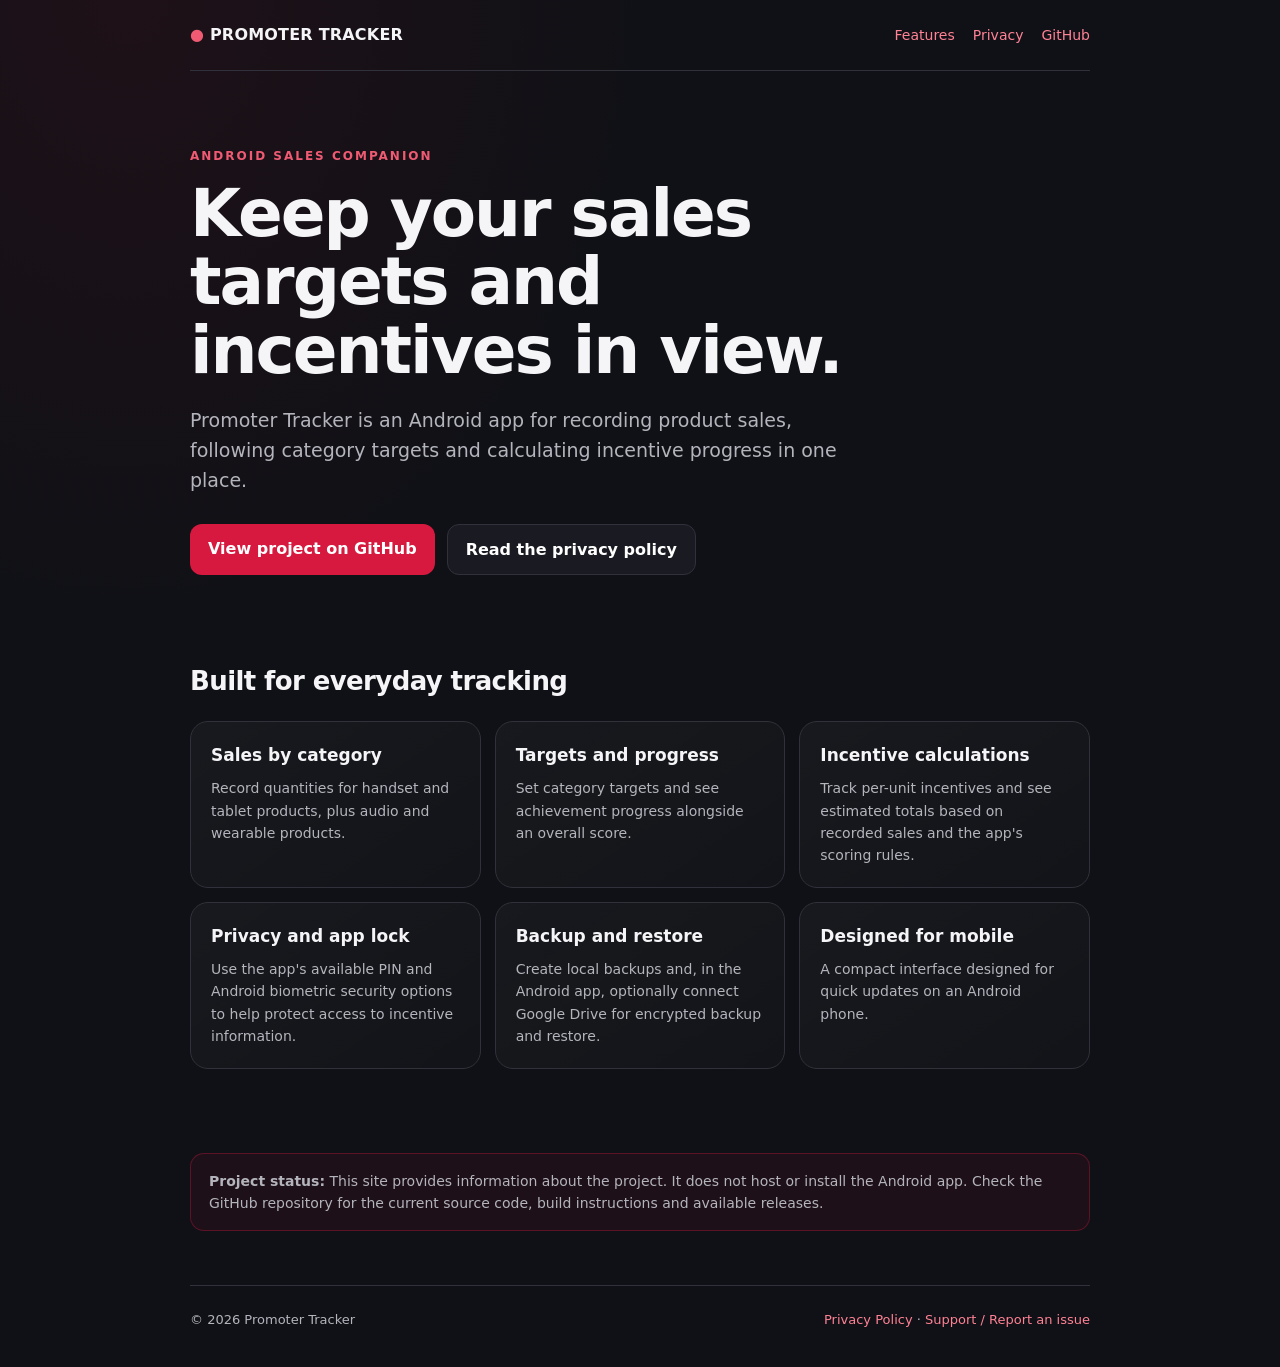
<file: docs/index.html>
<!doctype html>
<html lang="en">
<head>
  <meta charset="utf-8">
  <meta name="viewport" content="width=device-width, initial-scale=1">
  <meta name="theme-color" content="#111216">
  <meta name="description" content="Promoter Tracker helps you track product sales, targets and incentives on Android.">
  <title>Promoter Tracker — Sales & Incentive Tracking</title>
  <style>
    :root{color-scheme:dark;--bg:#101116;--panel:#1a1b22;--line:#30313a;--text:#f5f5f7;--muted:#b4b4bd;--red:#d7193f;--red2:#f05b73}
    *{box-sizing:border-box}body{margin:0;background:radial-gradient(ellipse at 10% 0%,#7d102622,transparent 32rem),var(--bg);color:var(--text);font:16px/1.6 Inter,system-ui,-apple-system,"Segoe UI",sans-serif}
    a{color:#ff8295;text-decoration:none}a:hover{text-decoration:underline}.wrap{width:min(100% - 32px,900px);margin:auto}
    header{padding:22px 0;display:flex;justify-content:space-between;align-items:center;gap:16px;border-bottom:1px solid var(--line)}
    .brand{font-weight:850;letter-spacing:.2px}.brand span{color:var(--red2)}nav{display:flex;gap:18px;flex-wrap:wrap;font-size:14px}
    .hero{padding:76px 0 56px}.eyebrow{color:var(--red2);font-size:12px;font-weight:850;letter-spacing:2px;text-transform:uppercase}
    h1{font-size:clamp(38px,7vw,66px);line-height:1.04;letter-spacing:-2px;max-width:760px;margin:14px 0 18px}
    .lead{font-size:19px;color:var(--muted);max-width:680px}.actions{display:flex;gap:12px;flex-wrap:wrap;margin-top:28px}
    .btn{display:inline-block;padding:12px 18px;border-radius:12px;background:var(--red);color:white;font-weight:800}.btn.secondary{background:var(--panel);border:1px solid var(--line)}
    section{padding:30px 0 54px}h2{font-size:26px;letter-spacing:-.6px;margin:0 0 18px}.grid{display:grid;grid-template-columns:repeat(auto-fit,minmax(220px,1fr));gap:14px}
    .card{padding:20px;border:1px solid var(--line);border-radius:18px;background:linear-gradient(145deg,#ffffff09,#ffffff03)}.card h3{margin:0 0 8px;font-size:17px}.card p{margin:0;color:var(--muted);font-size:14px}
    .notice{padding:16px 18px;border:1px solid #d7193f55;border-radius:14px;background:#d7193f12;color:var(--muted);font-size:14px}
    footer{border-top:1px solid var(--line);padding:24px 0 36px;color:var(--muted);font-size:13px;display:flex;justify-content:space-between;gap:12px;flex-wrap:wrap}
    @media(max-width:560px){header{align-items:flex-start;flex-direction:column}.hero{padding:54px 0 42px}h1{letter-spacing:-1.2px}}
  </style>
</head>
<body>
  <div class="wrap">
    <header>
      <div class="brand"><span>●</span> PROMOTER TRACKER</div>
      <nav aria-label="Main navigation">
        <a href="#features">Features</a>
        <a href="privacy.html">Privacy</a>
        <a href="https://github.com/Viber-hai/Promoter-Tracker">GitHub</a>
      </nav>
    </header>

    <main>
      <section class="hero">
        <div class="eyebrow">Android sales companion</div>
        <h1>Keep your sales targets and incentives in view.</h1>
        <p class="lead">Promoter Tracker is an Android app for recording product sales, following category targets and calculating incentive progress in one place.</p>
        <div class="actions">
          <a class="btn" href="https://github.com/Viber-hai/Promoter-Tracker">View project on GitHub</a>
          <a class="btn secondary" href="privacy.html">Read the privacy policy</a>
        </div>
      </section>

      <section id="features">
        <h2>Built for everyday tracking</h2>
        <div class="grid">
          <article class="card">
            <h3>Sales by category</h3>
            <p>Record quantities for handset and tablet products, plus audio and wearable products.</p>
          </article>
          <article class="card">
            <h3>Targets and progress</h3>
            <p>Set category targets and see achievement progress alongside an overall score.</p>
          </article>
          <article class="card">
            <h3>Incentive calculations</h3>
            <p>Track per-unit incentives and see estimated totals based on recorded sales and the app's scoring rules.</p>
          </article>
          <article class="card">
            <h3>Privacy and app lock</h3>
            <p>Use the app's available PIN and Android biometric security options to help protect access to incentive information.</p>
          </article>
          <article class="card">
            <h3>Backup and restore</h3>
            <p>Create local backups and, in the Android app, optionally connect Google Drive for encrypted backup and restore.</p>
          </article>
          <article class="card">
            <h3>Designed for mobile</h3>
            <p>A compact interface designed for quick updates on an Android phone.</p>
          </article>
        </div>
      </section>

      <section>
        <div class="notice"><strong>Project status:</strong> This site provides information about the project. It does not host or install the Android app. Check the GitHub repository for the current source code, build instructions and available releases.</div>
      </section>
    </main>

    <footer>
      <span>© 2026 Promoter Tracker</span>
      <span><a href="privacy.html">Privacy Policy</a> · <a href="https://github.com/Viber-hai/Promoter-Tracker/issues">Support / Report an issue</a></span>
    </footer>
  </div>
</body>
</html>
</file>
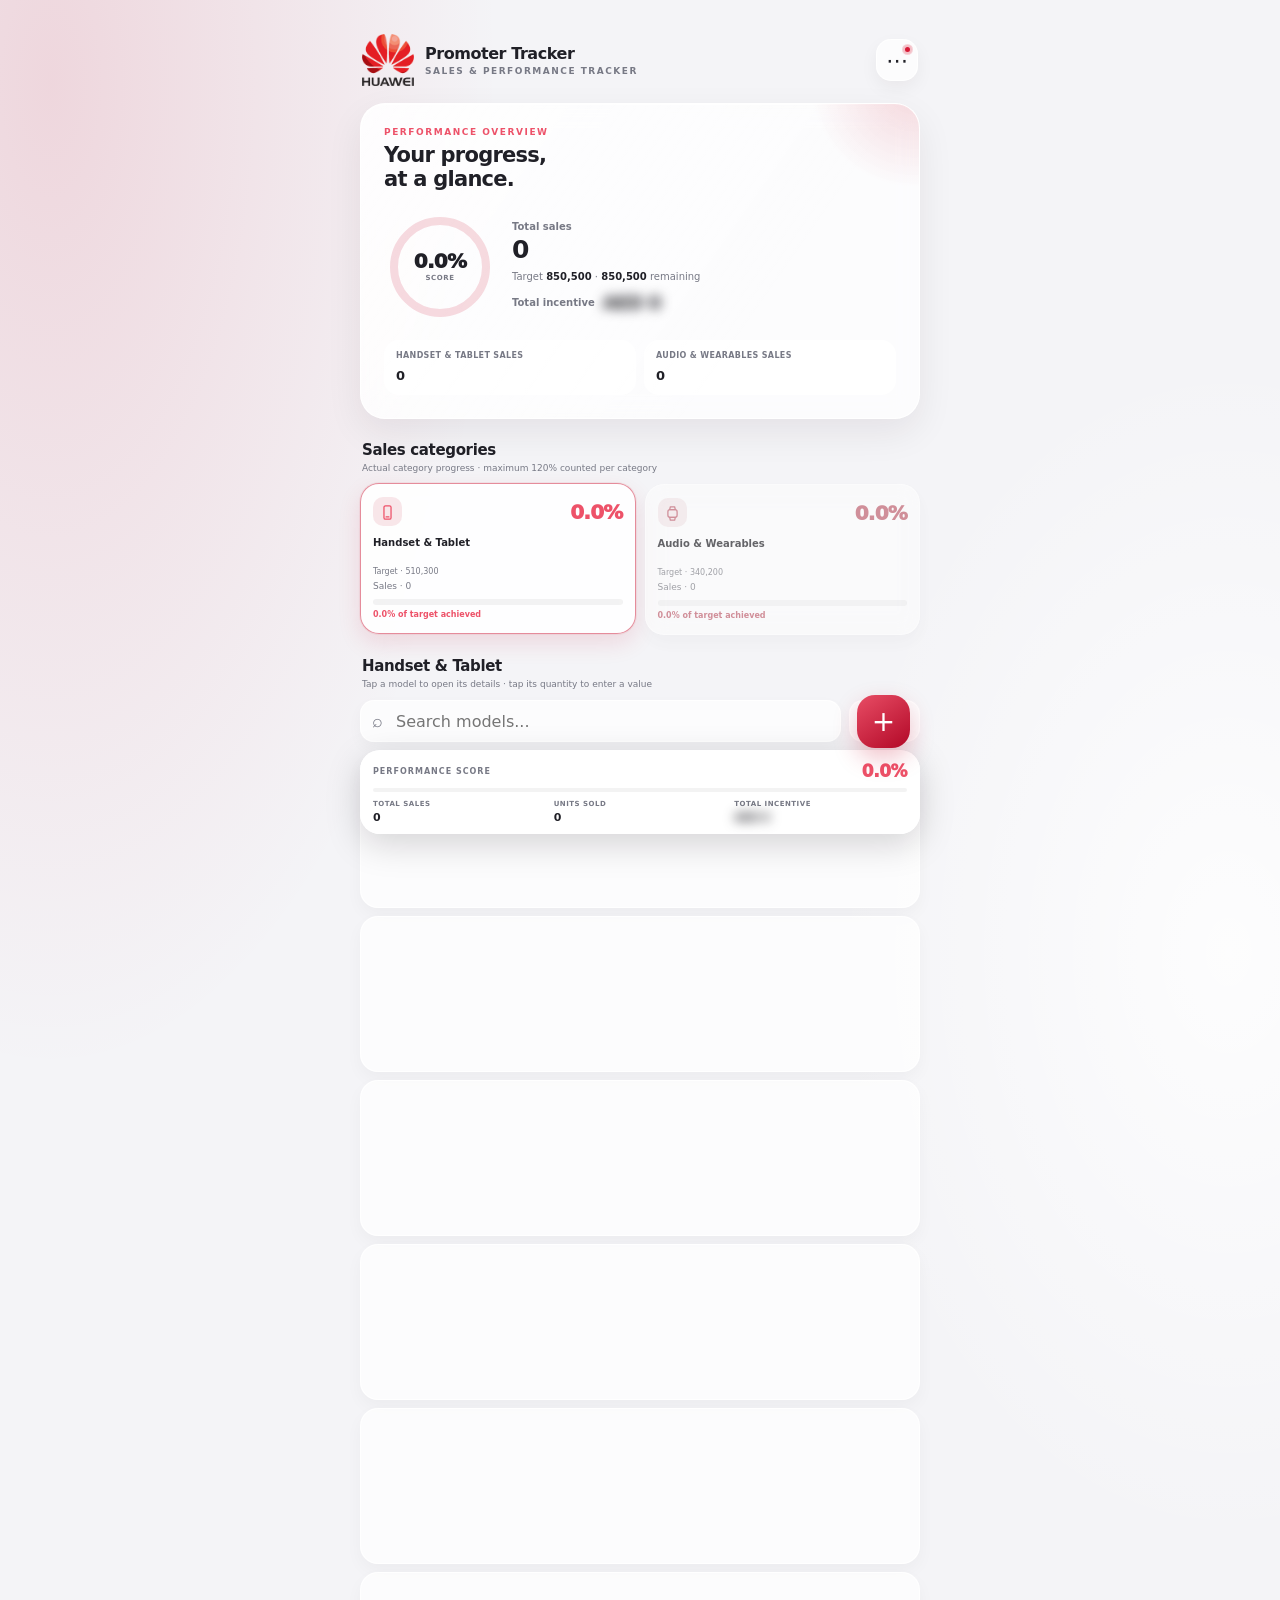
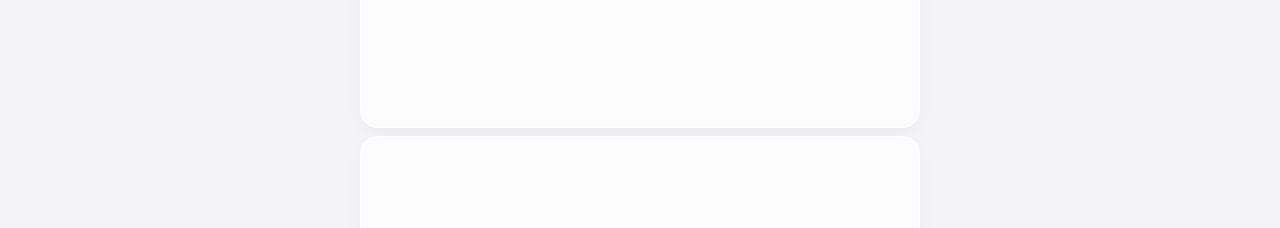
<file: app/src/main/assets/index.html>
<!doctype html>
<html lang="en">
<head>
<meta charset="utf-8">
<meta name="viewport" content="width=device-width,initial-scale=1,viewport-fit=cover">
<meta name="color-scheme" content="light dark">
<meta name="theme-color" content="#f7f7fa">
<title>Promoter Tracker — Liquid Glass V10 Exclusive Panels</title>
<style>
:root{
  color-scheme:light dark;
  --red:#c8102e;--red2:#ed5269;--ink:#202027;--muted:#777985;
  --bg:#f4f4f7;--glass:rgba(255,255,255,.72);--glass-strong:rgba(255,255,255,.91);
  --line:rgba(255,255,255,.94);--surface:rgba(255,255,255,.72);--soft:rgba(35,35,45,.055);
  --field:#fcfcfe;--field-border:rgba(72,76,91,.22);--field-shadow:inset 0 1px 2px rgba(25,28,38,.045),0 1px 2px rgba(25,28,38,.025);--shadow:0 14px 36px rgba(42,20,28,.075),inset 0 1px 0 rgba(255,255,255,.9);
  --danger:#c52b3e;--good:#16875a;
}
@media(prefers-color-scheme:dark){
 :root{
  --ink:#f3f3f6;--muted:#a5a6b0;--bg:#101116;--glass:rgba(31,32,41,.72);
  --glass-strong:rgba(29,30,38,.94);--line:rgba(255,255,255,.12);
  --surface:rgba(255,255,255,.065);--soft:rgba(255,255,255,.075);--field:#20212a;--field-border:rgba(255,255,255,.17);--field-shadow:inset 0 1px 2px rgba(0,0,0,.18);
  --shadow:0 14px 38px rgba(0,0,0,.28),inset 0 1px 0 rgba(255,255,255,.07);
  --danger:#ff7789;--good:#61d5a0;
 }
}
*{box-sizing:border-box;-webkit-tap-highlight-color:transparent}
html{scroll-behavior:smooth}
body{
 margin:0;min-height:100vh;padding:env(safe-area-inset-top) 14px calc(132px + env(safe-area-inset-bottom));
 color:var(--ink);font-family:Inter,ui-sans-serif,system-ui,-apple-system,"Segoe UI",sans-serif;
 background:radial-gradient(ellipse at 4% 3%,rgba(200,16,46,.13),transparent 28rem),
 radial-gradient(ellipse at 96% 34%,rgba(255,255,255,.82),transparent 25rem),
 linear-gradient(145deg,var(--bg),var(--bg));
}
@media(prefers-color-scheme:dark){
 body{background:radial-gradient(ellipse at 3% 2%,rgba(200,16,46,.19),transparent 28rem),radial-gradient(ellipse at 100% 30%,rgba(115,70,83,.10),transparent 26rem),linear-gradient(145deg,#101116,#171820 60%,#101116)}
}
button,input,select{font:inherit}button{cursor:pointer;color:inherit}
button:focus-visible,input:focus-visible,select:focus-visible{outline:2px solid var(--red2);outline-offset:2px}
.app{width:min(100%,560px);margin:auto}
.glass{background:var(--glass);border:1px solid var(--line);border-radius:25px;box-shadow:var(--shadow);backdrop-filter:blur(14px) saturate(1.18);-webkit-backdrop-filter:blur(14px) saturate(1.18)}
.top{display:flex;align-items:center;justify-content:space-between;padding:14px 2px 17px}
.brand{display:flex;align-items:center;gap:11px}.mark{width:52px;height:52px;flex:none;display:grid;place-items:center;background:transparent;border:0;border-radius:0;box-shadow:none;overflow:visible}
.mark img{display:block;width:52px;height:52px;object-fit:contain;object-position:center;filter:none}.brand b{font-size:16px;letter-spacing:-.45px}.brand small{display:block;margin-top:3px;color:var(--muted);font-size:9px;letter-spacing:1.5px;font-weight:800}
.icon{width:42px;height:42px;border:1px solid var(--line);border-radius:15px;background:var(--glass);box-shadow:0 7px 18px #1e14190d;font-size:22px}
.hero{position:relative;overflow:hidden;padding:20px 18px 17px;background:linear-gradient(125deg,var(--glass-strong),var(--glass) 70%)}
.hero:after{content:"";position:absolute;width:210px;height:210px;right:-100px;top:-125px;border-radius:50%;background:radial-gradient(circle,rgba(200,16,46,.17),transparent 70%);pointer-events:none}
.hero>*{position:relative;z-index:1}.herohead{display:flex;align-items:center;justify-content:space-between;gap:8px}
.eyebrow{color:var(--red2);font-size:9px;font-weight:850;letter-spacing:1.55px}
.hero h1{font-size:21px;line-height:1.12;letter-spacing:-.75px;margin:7px 0 0}
.tag{white-space:nowrap;border-radius:99px;padding:7px 9px;background:rgba(200,16,46,.09);border:1px solid rgba(200,16,46,.20);color:var(--red2);font-size:8px;font-weight:850;letter-spacing:.65px}
.hero-main{display:grid;grid-template-columns:104px minmax(0,1fr);align-items:center;gap:16px;margin-top:20px}
.ring{width:104px;height:104px;flex:none;position:relative;min-width:0}.ring svg{width:100%;height:100%;transform:rotate(-90deg)}
.ring circle{fill:none;stroke-width:8}.ring .track{stroke:rgba(200,16,46,.15)}.ring .value{stroke:var(--red2);stroke-linecap:round;stroke-dasharray:289;stroke-dashoffset:289;transition:stroke-dashoffset .25s ease}
.ringtext{position:absolute;inset:0;display:flex;flex-direction:column;align-items:center;justify-content:center;gap:4px;padding:8px;text-align:center;white-space:normal;overflow:hidden}.ringtext b{display:block;width:100%;font-size:clamp(15px,4.8vw,20px);font-weight:950;letter-spacing:-.8px;line-height:1;white-space:nowrap;font-variant-numeric:tabular-nums}.ringtext span{display:block;max-width:100%;font-size:7px;line-height:1.1;color:var(--muted);font-weight:850;letter-spacing:.55px;white-space:normal;overflow-wrap:anywhere}
.label{font-size:10px;color:var(--muted);font-weight:650}.sales-number{font-size:25px;font-weight:800;letter-spacing:-1px;margin:3px 0 5px}
.sub{font-size:10px;color:var(--muted);line-height:1.55}.sub b{color:var(--ink);font-weight:700}
.incentive-line{display:flex;align-items:center;gap:8px;margin-top:8px;flex-wrap:wrap}
.incentive-label{font-size:10px;color:var(--muted);font-weight:650}
.money{font-size:18px;font-weight:650;letter-spacing:-.35px;transition:filter .18s ease;display:inline-block;border:0;padding:0;background:transparent;color:var(--ink);font-family:inherit;cursor:pointer;text-align:left}
.money.concealed{filter:blur(6px);user-select:none;-webkit-user-select:none}
.money:focus-visible{outline:2px solid var(--red2);outline-offset:4px;border-radius:5px}
.incentive-toggle{touch-action:manipulation}
.stats{display:flex;gap:8px;margin-top:17px}.stat{flex:1;min-width:0;padding:10px 11px;border-radius:15px;background:var(--surface);border:1px solid var(--line)}
.stat small{display:block;font-size:8px;color:var(--muted);font-weight:800;margin-bottom:5px;letter-spacing:.35px}.stat b{font-size:13px;font-weight:750}
.heading{display:flex;justify-content:space-between;align-items:end;margin:22px 2px 11px}
.heading h2{font-size:15px;letter-spacing:-.35px;margin:0;font-weight:820}.heading p{font-size:9px;color:var(--muted);margin:4px 0 0}
.cats{display:grid;grid-template-columns:1fr 1fr;gap:9px}
.cat{text-align:left;padding:12px;border-radius:19px;border:1px solid var(--line);background:var(--glass);box-shadow:0 8px 20px rgba(25,20,30,.045);backdrop-filter:blur(10px);-webkit-backdrop-filter:blur(10px);opacity:.68;filter:saturate(.62);transform:translateY(0);transition:opacity .24s ease,filter .24s ease,transform .24s ease,background-color .24s ease,border-color .24s ease,box-shadow .24s ease}
.cat.active{opacity:1;filter:saturate(1);transform:translateY(-1px);background:var(--glass-strong);border-color:rgba(200,16,46,.48);box-shadow:0 9px 23px rgba(200,16,46,.12),0 0 0 1px rgba(200,16,46,.06)}
.cat:active{transform:scale(.985)}
.cat:focus-visible{outline:2px solid var(--red2);outline-offset:3px}
#listTitle{transition:opacity .18s ease,transform .18s ease}
.list.category-switching{animation:categoryListEnter .28s ease both}
@keyframes categoryListEnter{from{opacity:.55;transform:translateY(5px)}to{opacity:1;transform:translateY(0)}}
@media(prefers-reduced-motion:reduce){.cat,#listTitle,.list.category-switching{transition:none;animation:none!important}}
.catrow{display:flex;align-items:center;justify-content:space-between;min-height:32px}.caticon{width:29px;height:29px;border-radius:10px;display:grid;place-items:center;color:var(--red2);background:rgba(200,16,46,.10);font-size:16px}
.pct{color:var(--red2);font-weight:950;font-size:20px;letter-spacing:-.8px;line-height:1}.catname{font-size:10px;font-weight:850;line-height:1.3;margin-top:8px;min-height:26px}
.target{font-size:8px;color:var(--muted);margin-top:5px}.cat-sales{font-size:9px;color:var(--muted);margin-top:5px}.achievement-note{font-size:8px;color:var(--red2);font-weight:850;margin-top:5px;min-height:11px}
.track{height:6px;border-radius:99px;background:var(--soft);overflow:hidden;margin-top:8px}.fill{height:100%;border-radius:99px;background:linear-gradient(90deg,var(--red),var(--red2));width:0%;transition:width .2s ease}


.tools{display:flex;gap:8px;margin-bottom:10px}.searchwrap{position:relative;flex:1;min-width:0}.searchwrap span{position:absolute;left:12px;top:10px;color:var(--muted);font-size:18px}
.search{width:100%;height:42px;border:1px solid var(--line);border-radius:14px;background:var(--glass);padding:0 10px 0 35px;outline:none;color:var(--ink);box-shadow:0 6px 15px rgba(25,20,30,.035)}
.filter{border:1px solid var(--line);border-radius:14px;padding:0 11px;background:var(--glass);font-size:9px;font-weight:800;color:var(--muted)}
.filter.active{color:var(--red2);background:rgba(200,16,46,.10);border-color:rgba(200,16,46,.30)}
.list{padding-bottom:12px;display:grid;gap:8px}.model{display:grid;grid-template-columns:minmax(0,1fr) auto;gap:8px 10px;padding:12px;border:1px solid var(--line);border-radius:18px;background:var(--glass);box-shadow:0 7px 17px rgba(25,20,30,.035);content-visibility:auto;contain-intrinsic-size:100px}
.model.sold{background:var(--glass-strong)}.model-main{display:block;width:100%;min-width:0;padding:0;border:0;background:transparent;text-align:left;color:inherit;cursor:pointer}.model-top{display:flex;align-items:center;gap:7px;min-width:0}
.modelname{font-size:12px;font-weight:820;white-space:nowrap;overflow:hidden;text-overflow:ellipsis}.meta,.detailtext{font-size:8px;color:var(--muted);margin-top:4px}
.stepper{display:flex;align-items:center;gap:6px;padding:4px;border-radius:12px;background:var(--soft);border:1px solid var(--line);align-self:center}
.stepper button{width:27px;height:27px;border:0;border-radius:9px;background:var(--glass-strong);box-shadow:0 2px 6px rgba(20,20,25,.08);font-size:17px;color:var(--ink)}
.stepper .plus{background:linear-gradient(145deg,#e64b64,#b80b2b);color:#fff;box-shadow:0 4px 9px #c8102e35}
.stepper .qty-edit{min-width:29px;height:29px;padding:0 4px;border:1px solid var(--line);border-radius:9px;background:var(--glass-strong);color:var(--red2);font-size:13px;font-weight:950;text-align:center;font-variant-numeric:tabular-nums}.stepper .qty-manual{width:54px;height:29px;padding:0 4px;border:1px solid rgba(200,16,46,.42);border-radius:9px;background:var(--field);color:var(--ink);font-size:13px;font-weight:900;text-align:center;font-variant-numeric:tabular-nums;outline:none}
.details{display:grid;grid-column:1/-1;grid-template-columns:minmax(0,1fr);grid-template-rows:0fr;gap:0;border-top:1px solid transparent;padding-top:0;min-height:0;opacity:0;transform:translateY(-5px);transition:grid-template-rows .38s cubic-bezier(.22,.8,.25,1),padding-top .34s ease,opacity .26s ease,transform .38s cubic-bezier(.22,.8,.25,1),border-color .3s ease}
.model.open .details{grid-template-rows:1fr;gap:9px;border-top-color:var(--line);padding-top:10px;opacity:1;transform:translateY(0)}
.details-inner{grid-column:1/-1;display:grid;grid-template-columns:minmax(0,1fr) minmax(0,1fr);gap:9px;min-height:0;overflow:hidden;align-content:start}
.details label{font-size:8px;color:var(--muted);font-weight:750;display:grid;gap:5px}
.details input{width:100%;height:40px;min-width:0;border:1px solid var(--field-border);border-radius:12px;padding:0 11px;background:var(--field);box-shadow:var(--field-shadow);color:var(--ink);transition:border-color .18s ease,box-shadow .18s ease,background-color .18s ease}.details input:focus{border-color:rgba(200,16,46,.58);box-shadow:0 0 0 3px rgba(200,16,46,.09),var(--field-shadow)}
.detail-actions{grid-column:1/-1;display:flex;align-items:center;justify-content:space-between;gap:8px;margin-top:2px}.detail-note{font-size:8px;color:var(--muted)}
.delete-model{border:1px solid rgba(197,43,62,.28);border-radius:10px;background:rgba(197,43,62,.09);color:var(--danger);font-size:9px;font-weight:850;padding:8px 11px}
.empty{padding:24px;text-align:center;color:var(--muted);font-size:11px}
.foot{text-align:center;color:var(--muted);font-size:8px;margin:16px 0 4px;opacity:.8}
.fab{position:fixed;transition:opacity .18s ease,transform .18s ease;z-index:10;touch-action:manipulation;pointer-events:auto;right:max(20px,calc((100vw - 560px)/2 + 10px));bottom:calc(112px + env(safe-area-inset-bottom));width:53px;height:53px;border:0;border-radius:18px;color:#fff;font-size:28px;background:linear-gradient(145deg,#e84d65,#b20827);box-shadow:0 10px 23px #c8102e40}
.fab.at-page-end{opacity:0;pointer-events:none;transform:translateY(10px) scale(.92)}
body.editing-model .fab{opacity:0;pointer-events:none;transform:translateY(10px) scale(.92)}
body.editing-model .sticky-summary{opacity:0;pointer-events:none;transform:translate(-50%,12px);transition:opacity .2s ease,transform .24s ease}
.sticky-summary{transition:opacity .2s ease,transform .24s ease}
.sticky-summary{position:fixed;z-index:6;left:50%;bottom:calc(8px + env(safe-area-inset-bottom));transform:translateX(-50%);width:min(calc(100% - 18px),560px);padding:10px 12px 9px;border:1px solid var(--line);border-radius:20px;background:var(--glass-strong);box-shadow:0 10px 35px rgba(15,12,20,.17),inset 0 1px 0 rgba(255,255,255,.25);backdrop-filter:blur(16px) saturate(1.2);-webkit-backdrop-filter:blur(16px) saturate(1.2)}
.summary-top{display:flex;align-items:center;justify-content:space-between;gap:8px;margin-bottom:7px}
.summary-title{font-size:8px;font-weight:900;letter-spacing:1px;color:var(--muted)}
.summary-percent{font-size:17px;font-weight:950;letter-spacing:-.5px;color:var(--red2)}
.summary-track{height:4px;border-radius:99px;background:var(--soft);overflow:hidden;margin-bottom:8px}.summary-track span{display:block;height:100%;width:0;background:linear-gradient(90deg,var(--red),var(--red2));border-radius:99px}
.summary-metrics{display:grid;grid-template-columns:1fr 1fr 1fr;gap:8px}
.summary-metric{min-width:0;border-right:1px solid var(--line);padding-right:6px}.summary-metric:last-child{border:0}
.summary-metric small{display:block;font-size:7px;color:var(--muted);font-weight:850;letter-spacing:.5px;margin-bottom:3px}
.summary-metric b{display:block;font-size:11px;font-weight:750;white-space:nowrap;overflow:hidden;text-overflow:ellipsis}
.summary-incentive{display:flex;align-items:center;gap:5px}.summary-incentive .money{font-size:11px;font-weight:650}
.sheet{position:fixed;inset:0;z-index:15;display:none;align-items:end;justify-content:center;padding:12px;background:rgba(15,12,18,.40);backdrop-filter:blur(6px);-webkit-backdrop-filter:blur(6px)}
.sheet.show{display:flex}.panel{width:min(100%,510px);max-height:84vh;overflow:auto;border-radius:25px;padding:19px;background:var(--glass-strong);border:1px solid var(--line);box-shadow:0 24px 65px rgba(0,0,0,.28)}
.grip{width:38px;height:4px;border-radius:99px;background:var(--muted);opacity:.35;margin:-7px auto 16px}
.panel h2{font-size:18px;margin:0 0 14px;letter-spacing:-.45px}
.settings-section-title{font-size:12px;font-weight:900;letter-spacing:.2px;margin:8px 0 0;color:var(--ink)}
.field{display:grid;gap:5px;margin-bottom:11px;font-size:9px;color:var(--muted);font-weight:800}
.field input,.field select{height:42px;border:1px solid var(--line);border-radius:12px;background:var(--field);padding:0 11px;color:var(--ink)}
.fieldrow{display:grid;grid-template-columns:1fr 1fr;gap:9px}
.primary,.secondary,.danger-btn{width:100%;min-height:43px;border-radius:13px;font-size:11px;font-weight:850}
.primary{border:0;color:#fff;background:linear-gradient(110deg,#d51b3b,#ad0928);box-shadow:0 7px 17px #c8102e2a}
.secondary{margin-top:8px;border:1px solid var(--line);background:var(--surface);color:var(--ink)}
.danger-btn{margin-top:8px;border:1px solid rgba(197,43,62,.28);background:rgba(197,43,62,.08);color:var(--danger)}
.helper{font-size:9px;line-height:1.5;color:var(--muted);margin:10px 2px}
.drive-delete-picker{margin-top:16px;padding:12px;border:1px solid var(--line);border-radius:14px;background:var(--surface)}
.drive-delete-heading{display:flex;align-items:center;justify-content:space-between;gap:10px;flex-wrap:wrap;font-size:12px}
.drive-select-all{display:flex;align-items:center;gap:7px;font-size:11px}
.drive-select-all input,.drive-backup-delete-item input{width:18px;height:18px;accent-color:var(--accent);flex:0 0 auto}
.drive-backup-delete-list{max-height:260px;overflow-y:auto;overscroll-behavior:contain;border:1px solid var(--line);border-radius:10px;background:var(--bg)}
.drive-backup-delete-item{display:flex;align-items:center;gap:10px;padding:10px;border-bottom:1px solid var(--line);min-width:0}
.drive-backup-delete-item:last-child{border-bottom:0}
.drive-backup-delete-details{display:flex;flex-direction:column;gap:3px;min-width:0;flex:1}
.drive-backup-delete-details b{font-size:11px;overflow-wrap:anywhere}
.drive-backup-delete-details small{font-size:10px;color:var(--muted)}
#driveDeleteSelected:disabled{opacity:.45;cursor:not-allowed}
.toast{
 position:fixed;z-index:100;left:50%;
 bottom:calc(18px + env(safe-area-inset-bottom));
 width:max-content;max-width:calc(100vw - 32px);box-sizing:border-box;
 transform:translate(-50%,12px);opacity:0;pointer-events:none;
 display:block;background:#252329;color:#fff;
 padding:12px 16px;border:1px solid rgba(255,255,255,.12);border-radius:16px;
 font-size:12px;font-weight:750;line-height:1.45;text-align:center;
 white-space:normal;overflow-wrap:anywhere;word-break:normal;
 box-shadow:0 8px 28px rgba(0,0,0,.24);
 transition:opacity .16s,transform .16s;
}
.toast.show{opacity:1;transform:translate(-50%,0)}
@media(max-width:380px){.toast{max-width:calc(100vw - 24px);padding:11px 14px;font-size:11px}}
.hidden-file{display:none}
@media(min-width:700px){body{padding-top:20px}.hero{padding:23px}.hero-main{grid-template-columns:112px minmax(0,1fr)}.ring{width:112px;height:112px}}
@media(max-width:360px){body{padding-left:9px;padding-right:9px}.hero{padding:17px 14px}.hero-main{grid-template-columns:88px minmax(0,1fr);gap:12px}.ring{width:88px;height:88px}.sales-number{font-size:22px}.tag{font-size:7px;padding:6px}.sticky-summary{width:calc(100% - 12px);padding:9px}.summary-metric b{font-size:10px}}
@media(prefers-reduced-motion:reduce){*,*::before,*::after{scroll-behavior:auto!important;transition:none!important;animation:none!important}}
 

/* Light-mode readability correction: Backup & Restore only. */
@media(prefers-color-scheme:light){
 #sBackup .panel{background:#f8f8fb;border-color:#d1d2da}
 #sBackup .backup-source{background:#fff;border-color:#d2d3dc}
 #sBackup .backup-source h3{color:#202027}
 #sBackup .note,#sBackup .backup-status{color:#555762}
 #sBackup .field{color:#454752}
 #sBackup .secondary,#sBackup .restore-trigger{
  background:#f0f0f4;border-color:#c6c7d1;color:#202027;
 }
 #sBackup #pasteBackup{background:#fff;border-color:#c6c7d1;color:#202027}
 #sBackup #pasteBackup::placeholder{color:#777985;opacity:1}
}

/* Native Android backup controls retained inside the approved V10 panels. */
/* Backup sheet: responsive destination accordions. */
#sBackup{overflow-x:hidden;padding:10px;align-items:flex-end}
#sBackup .backup-panel{width:min(100%,510px);max-width:100%;min-width:0;max-height:88vh;max-height:88dvh;overflow-x:hidden;overscroll-behavior:contain}
#sBackup .backup-panel>*{min-width:0;max-width:100%}
#sBackup .backup-source,#sBackup .backup-accordion{min-width:0;max-width:100%;overflow:hidden}
.backup-intro{font-size:10px}
.backup-destination-row{display:grid;grid-template-columns:repeat(3,minmax(0,1fr));gap:7px}
.backup-destination-row label{display:flex;align-items:center;justify-content:center;gap:5px;min-width:0;padding:10px 5px;border:1px solid var(--line);border-radius:12px;background:var(--surface);font-size:10px;font-weight:800}
.backup-destination-row input{width:16px;height:16px;accent-color:var(--red2);flex:none}
.backup-accordion{border:1px solid var(--line);border-radius:16px;background:var(--surface);margin:10px 0}
.backup-accordion summary{display:flex;align-items:center;justify-content:space-between;gap:10px;list-style:none;cursor:pointer;padding:14px;min-width:0}
.backup-accordion summary::-webkit-details-marker{display:none}
.backup-accordion summary span:first-child{display:grid;gap:4px;min-width:0}
.backup-accordion summary b{font-size:12px}
.backup-accordion summary small{font-size:9px;line-height:1.4;color:var(--muted);font-weight:500}
.accordion-chevron{font-size:20px;color:var(--red2);transition:transform .15s}
.backup-accordion[open] .accordion-chevron{transform:rotate(180deg)}
.accordion-content{padding:0 12px 12px;display:grid;gap:8px;min-width:0}
.accordion-content .field{min-width:0;width:100%;margin:0}
.accordion-content select{width:100%;min-width:0;height:42px;border:1px solid var(--line);border-radius:12px;background:var(--field);padding:0 10px;color:var(--ink)}
.backup-actions{display:grid;grid-template-columns:repeat(2,minmax(0,1fr));gap:8px}
.backup-actions>*{width:100%;min-width:0;margin:0}
#sBackup .backup-row{flex-wrap:wrap;align-items:center}
#sBackup .backup-row>*{min-width:0;max-width:100%}
#sBackup .backup-row .field{flex:1 1 100%}
#sBackup .backup-status,#sBackup .note{overflow-wrap:anywhere}
#sBackup .restore-trigger{min-height:43px;padding:0 8px}
@media(max-width:380px){.backup-destination-row label{font-size:9px;gap:3px;padding:9px 3px}.backup-actions{grid-template-columns:1fr}}

.backup-source{padding:12px;border:1px solid var(--line);border-radius:16px;background:var(--surface);display:grid;gap:8px;margin:10px 0}
.backup-source h3{font-size:11px;margin:0;color:var(--ink)}
.backup-row{display:flex;align-items:center;justify-content:space-between;gap:8px;min-width:0}
.backup-row .secondary,.backup-row .primary{width:auto;flex:1;min-width:0;padding:0 8px;font-size:9px}
.backup-status,.note{font-size:8px;line-height:1.5;color:var(--muted)}
.backup-select{display:grid;gap:4px}
.restore-trigger{position:relative;display:grid;place-items:center;cursor:pointer;text-align:center}
.restore-trigger input[type=file]{position:absolute;inset:0;width:100%;height:100%;opacity:0;z-index:2;cursor:pointer;font-size:0}
#pasteBackup{width:100%;min-height:88px;resize:vertical;text-align:left;font:10px/1.5 ui-monospace,monospace;border:1px solid var(--line);border-radius:12px;padding:10px;color:var(--ink);background:var(--field)}
#pasteBackup:focus{border-color:rgba(200,16,46,.48);box-shadow:0 0 0 3px rgba(200,16,46,.09);outline:0}

/* Hidden reorder control: appears only after a long press on a model card. */
.model-top{display:flex;align-items:center;gap:8px}
.model-top .modelname{flex:1;min-width:0}
.drag-handle{display:none;flex:none;width:30px;height:30px;border:1px solid var(--line);border-radius:9px;background:var(--surface);color:var(--muted);font-size:20px;line-height:1;place-items:center;user-select:none;-webkit-user-select:none}
.model.reorder-armed .drag-handle{display:grid}
.model.reorder-armed{outline:1px dashed var(--red2)}
.model.dragging{opacity:.48;outline:1px dashed var(--red2)}
.model.drag-over{border-color:var(--red2);box-shadow:0 0 0 2px rgba(200,16,46,.12)}

/* Version update indicator and changelog panel */
.menu-with-update{position:relative}
.update-dot{position:absolute;right:5px;top:5px;width:9px;height:9px;border-radius:50%;background:#d71935;border:2px solid var(--surface);box-shadow:0 0 0 1px rgba(215,25,53,.18);display:none}
.update-dot.visible{display:block}
.new-pill{display:inline-flex;align-items:center;justify-content:center;margin-left:8px;padding:2px 6px;border-radius:99px;background:#d71935;color:#fff;font-size:8px;font-weight:850;letter-spacing:.4px}
.change-entry{padding:12px 0;border-top:1px solid var(--line)}
.change-version{font-size:11px;font-weight:850;color:var(--red2);margin-bottom:7px}
.change-entry ul{margin:0;padding-left:18px;color:var(--text);font-size:11px;line-height:1.65}
.change-entry li{margin:5px 0}

.security-divider{height:1px;background:var(--line);margin:16px 0 10px}
.security-setting-row{display:flex;align-items:center;justify-content:space-between;gap:14px;padding:10px 0;border-bottom:1px solid var(--line)}
.security-setting-row div{display:flex;flex-direction:column;gap:4px}.security-setting-row b{font-size:12px;color:var(--text)}.security-setting-row small{font-size:10px;color:var(--muted);line-height:1.4}
.security-setting-row input{width:22px;height:22px;accent-color:var(--red2)}
.security-status{font-size:10px;line-height:1.5;color:var(--muted);margin:9px 0}
.security-lock{display:none;position:fixed;inset:0;z-index:10000;background:var(--bg);align-items:center;justify-content:center;padding:22px}
.security-lock.show{display:flex}.security-lock-card{width:min(100%,360px);padding:26px 22px;border:1px solid var(--line);border-radius:22px;background:var(--surface);box-shadow:var(--shadow);text-align:center}
.security-lock-brand{font-size:10px;letter-spacing:2px;font-weight:900;color:var(--muted)}.security-fingerprint{width:90px;height:90px;margin:22px auto 16px;border-radius:50%;display:grid;place-items:center;background:rgba(200,16,46,.09);color:var(--red2);font-size:52px}
.security-lock-card h2{font-size:20px;margin:8px 0}.security-lock-card p{font-size:12px;color:var(--muted);line-height:1.5}.security-lock-card button{width:100%;margin-top:10px}.security-lock-card #pinUnlockArea[hidden]{display:none}\n</style>
<style>
/* Backup & Restore text must wrap inside the panel on narrow phones. */
#sBackup .backup-panel{box-sizing:border-box;padding-left:16px;padding-right:16px}
#sBackup .backup-panel p,#sBackup .backup-panel small,#sBackup .backup-panel label,
#sBackup .backup-panel summary,#sBackup .backup-panel h2,#sBackup .backup-panel h3{
 max-width:100%;min-width:0;white-space:normal;overflow-wrap:anywhere;word-break:normal;
}
#sBackup .backup-intro,#sBackup .backup-save-explainer{font-size:12px;line-height:1.55;margin:8px 0 12px}
#sBackup .backup-status,#sBackup .note{line-height:1.5;text-align:left}
#sBackup .backup-destination-row label{white-space:normal;text-align:center;line-height:1.3}
#sBackup .backup-source,#sBackup .backup-accordion{box-sizing:border-box}

/* Home and Analytics: keep the existing dashboard intact. */
body{padding-bottom:76px}
.pt-bottom-nav{position:fixed;z-index:30;pointer-events:auto;bottom:0;left:0;right:0;display:flex;justify-content:center;gap:8px;padding:7px 14px calc(7px + env(safe-area-inset-bottom));background:var(--glass-strong);border-top:1px solid var(--line);backdrop-filter:blur(18px);-webkit-backdrop-filter:blur(18px)}
.pt-bottom-nav button{touch-action:manipulation;cursor:pointer;pointer-events:auto;width:min(46%,250px);border:0;background:transparent;color:var(--muted);border-radius:14px;padding:7px 10px;display:flex;align-items:center;justify-content:center;gap:8px;font-size:12px;font-weight:850}
.pt-bottom-nav button.active{background:var(--soft);color:var(--red)}
.pt-bottom-nav svg{width:19px;height:19px;fill:none;stroke:currentColor;stroke-width:1.9;stroke-linecap:round;stroke-linejoin:round}
body.pt-analytics-active .app,body.pt-analytics-active .fab,body.pt-analytics-active .sticky-summary{display:none!important}
#ptAnalytics{display:none;max-width:560px;margin:0 auto;padding:20px 14px 95px}
body.pt-analytics-active #ptAnalytics{display:block}
.pt-analytics-head h1{margin:0;font-size:25px;letter-spacing:-.7px}.pt-analytics-head p{font-size:12px;color:var(--muted);margin:6px 0 16px}
.pt-switch{display:flex;padding:4px;background:var(--soft);border-radius:15px;gap:4px}
.pt-switch button{flex:1;border:0;border-radius:12px;background:transparent;color:var(--muted);padding:11px 4px;font-size:12px;font-weight:800}
.pt-switch button.active{background:var(--glass-strong);color:var(--red);box-shadow:0 2px 9px #0000000d}
.pt-period{display:flex;align-items:center;justify-content:space-between;margin:15px 0}
.pt-period button{border:1px solid var(--line);background:var(--glass-strong);border-radius:12px;padding:9px 14px;color:var(--ink);font-size:18px}
.pt-period strong{font-size:15px}.pt-history-card{border:1px solid var(--line);border-radius:21px;background:var(--glass-strong);padding:16px;margin-bottom:14px;box-shadow:var(--shadow)}
.pt-history-grid{display:grid;grid-template-columns:1fr 1fr;gap:10px}.pt-history-metric{background:var(--soft);border-radius:14px;padding:13px;min-width:0}
.pt-history-metric small{display:block;color:var(--muted);font-size:10px;margin-bottom:7px}.pt-history-metric b{font-size:19px;overflow-wrap:anywhere}
.pt-history-title{font-size:15px;font-weight:900;margin:21px 2px 10px}
.pt-history-progress{height:8px;background:var(--soft);border-radius:12px;overflow:hidden;margin-top:14px}.pt-history-progress i{display:block;height:100%;background:linear-gradient(90deg,var(--red),var(--red2));border-radius:12px}
.pt-history-bars{display:flex;align-items:end;justify-content:space-around;gap:7px;min-height:150px}
.pt-history-bar{flex:1;min-width:0;text-align:center}.pt-history-pair{height:112px;display:flex;align-items:end;justify-content:center;gap:3px}
.pt-history-pair i{width:32%;max-width:23px;min-height:2px;border-radius:5px 5px 0 0;background:var(--red2)}.pt-history-pair i:first-child{background:var(--soft);border:1px solid var(--line)}
.pt-history-bar small{font-size:9px;color:var(--muted)}
.pt-history-row{display:flex;justify-content:space-between;gap:12px;padding:12px 0;border-bottom:1px solid var(--line);font-size:12px}.pt-history-row:last-child{border:0}
.pt-history-note{font-size:11px;color:var(--muted);line-height:1.6}
body.pt-home-active .sticky-summary{bottom:calc(66px + env(safe-area-inset-bottom))}
body.pt-home-active .fab{bottom:calc(152px + env(safe-area-inset-bottom))}
body.pt-overview-visible .sticky-summary{opacity:0;visibility:hidden;pointer-events:none;transform:translate(-50%,16px)}
.sticky-summary{transition:opacity .3s ease,transform .38s cubic-bezier(.22,.8,.25,1),visibility .3s}
</style>
</head>
<body>
<div class="app">
 <header class="top">
  <div class="brand"><div class="mark" role="img" aria-label="Huawei logo"><img src="huawei-logo.png" alt="Huawei logo"></div><div><b>Promoter Tracker</b><small>SALES & PERFORMANCE TRACKER</small></div></div>
  <button class="icon menu-with-update" id="menu" type="button" aria-label="Open quick actions" aria-haspopup="dialog">⋯<span class="update-dot" id="changelogDot" aria-hidden="true"></span></button>
 </header>

 <section class="hero glass">
  <div class="herohead">
   <div><div class="eyebrow">PERFORMANCE OVERVIEW</div><h1>Your progress,<br>at a glance.</h1></div>
  </div>
  <div class="hero-main">
   <div class="ring"><svg viewBox="0 0 112 112" aria-hidden="true"><circle class="track" cx="56" cy="56" r="46"/><circle class="value" id="ring" cx="56" cy="56" r="46"/></svg><div class="ringtext"><b id="score">0%</b><span>SCORE</span></div></div>
   <div>
    <div class="label">Total sales</div><div class="sales-number" id="salesTotal">0</div>
    <div class="sub">Target <b id="targetTotal">850,500</b> · <b id="remaining">850,500</b> remaining</div>
    <div class="incentive-line"><span class="incentive-label">Total incentive</span><button class="money concealed incentive-toggle" id="heroIncentive" type="button" data-incentive-toggle aria-label="Tap to reveal total incentive">0</button></div>
   </div>
  </div>
  <div class="stats">
   <div class="stat"><small>HANDSET &amp; TABLET SALES</small><b id="handsetSales">0</b></div>
   <div class="stat"><small>AUDIO &amp; WEARABLES SALES</small><b id="wearSales">0</b></div>
  </div>
 </section>

 <div class="heading"><div><h2>Sales categories</h2><p>Actual category progress · maximum 120% counted per category</p></div></div>
 <section class="cats">
  <button class="cat active" data-cat="m" aria-pressed="true">
   <div class="catrow"><span class="caticon" aria-hidden="true"><svg viewBox="0 0 24 24" width="17" height="17" fill="none" stroke="currentColor" stroke-width="1.8" stroke-linecap="round" stroke-linejoin="round"><rect x="7" y="2.5" width="10" height="19" rx="2.2"/><path d="M10 18.2h4"/></svg></span><span class="pct" id="mPct">0%</span></div>
   <div class="catname">Handset &amp; Tablet</div><div class="target">Target · <span id="mTarget">510,300</span></div>
   <div class="cat-sales">Sales · <span id="mSales">0</span></div><div class="track"><div class="fill" id="mFill"></div></div><div class="achievement-note" id="mAchievement">0% of target achieved</div>
  </button>
  <button class="cat" data-cat="w" aria-pressed="false">
   <div class="catrow"><span class="caticon" aria-hidden="true"><svg viewBox="0 0 24 24" width="17" height="17" fill="none" stroke="currentColor" stroke-width="1.8" stroke-linecap="round" stroke-linejoin="round"><path d="M9 2.5h6l1 4H8l1-4ZM8 17.5h8l-1 4H9l-1-4Z"/><rect x="5.5" y="6.5" width="13" height="11" rx="3"/></svg></span><span class="pct" id="wPct">0%</span></div>
   <div class="catname">Audio &amp; Wearables</div><div class="target">Target · <span id="wTarget">340,200</span></div>
   <div class="cat-sales">Sales · <span id="wSales">0</span></div><div class="track"><div class="fill" id="wFill"></div></div><div class="achievement-note" id="wAchievement">0% of target achieved</div>
  </button>
 </section>

 

 <div class="heading"><div><h2 id="listTitle">Handset &amp; Tablet</h2><p>Tap a model to open its details · tap its quantity to enter a value</p></div></div>
 <div class="tools">
  <div class="searchwrap"><span>⌕</span><input class="search" id="search" placeholder="Search models..." type="search" aria-label="Search models"></div>
  <button class="filter" id="sold">Sold only</button>
 </div>
 <main class="list" id="models"></main>
</div>

<button class="fab" id="add" type="button" aria-label="Add a model" title="Add a model">+</button>

<div class="sticky-summary" aria-label="Always visible performance summary">
 <div class="summary-top"><span class="summary-title">PERFORMANCE SCORE</span><span class="summary-percent" id="stickyPct">0%</span></div>
 <div class="summary-track"><span id="stickyFill"></span></div>
 <div class="summary-metrics">
  <div class="summary-metric"><small>TOTAL SALES</small><b id="stickySales">0</b></div>
  <div class="summary-metric"><small>UNITS SOLD</small><b id="stickyUnits">0</b></div>
  <div class="summary-metric"><small>TOTAL INCENTIVE</small><div class="summary-incentive"><button class="money concealed incentive-toggle" id="stickyIncentive" type="button" data-incentive-toggle aria-label="Tap to reveal total incentive">0</button></div></div>
 </div>
</div>


<section id="ptAnalytics" aria-label="Performance history">
 <div class="pt-analytics-head"><h1>Performance History</h1><p>Overall sales, targets and incentives over time</p></div>
 <div class="pt-switch" role="tablist" aria-label="History period">
  <button type="button" data-history-mode="daily">Daily</button>
  <button type="button" data-history-mode="monthly" class="active">Monthly</button>
  <button type="button" data-history-mode="yearly">Yearly</button>
 </div>
 <div class="pt-period"><button id="ptHistoryPrev" type="button" aria-label="Previous period">‹</button><strong id="ptHistoryLabel"></strong><button id="ptHistoryNext" type="button" aria-label="Next period">›</button></div>
 <div class="pt-history-card"><div class="pt-target-head"><small>OVERALL PERFORMANCE</small><div class="pt-main-metric"><span>Total target</span><b id="ptMainTarget">—</b></div><div class="pt-main-metric"><span>Total sales achieved</span><b id="ptHistorySales">—</b></div></div><div class="pt-history-grid">
  
  
  <div class="pt-history-metric"><small>Units sold</small><b id="ptHistoryUnits">—</b></div>
  <div class="pt-history-metric"><small>Achievement</small><b id="ptHistoryAchievementNumber">—</b></div>
 </div><div class="pt-history-progress"><i id="ptHistoryFill" style="width:0"></i></div><p id="ptHistoryAchievement" class="pt-history-note"></p></div>
 <style>
.pt-main-metric{padding:10px 0;border-bottom:1px solid var(--line)}.pt-main-metric:last-child{border:0}.pt-main-metric span{display:block;color:var(--muted);font-size:12px}.pt-main-metric b{display:block;margin-top:6px;font-size:24px;color:var(--ink)}.pt-main-metric:nth-child(3) b{color:var(--red2)}.pt-history-grid{grid-template-columns:repeat(2,minmax(0,1fr))}.pt-category-performance{padding:15px;background:var(--glass-strong);border:1px solid var(--line);border-radius:18px;margin:10px 0;color:var(--ink)}.pt-category-performance h3{margin:0 0 12px;font-size:15px}.pt-category-stat{padding:8px 0;display:flex;align-items:center;justify-content:space-between;gap:10px;border-bottom:1px solid var(--line)}.pt-category-stat small{color:var(--muted)}.pt-category-stat strong{font-size:14px;text-align:right}.pt-category-performance .pt-history-progress{margin-top:12px}
.pt-fold{margin:12px 0;border:1px solid var(--border,#e5e3e7);border-radius:15px;overflow:hidden;background:var(--card,#fff)}
.pt-fold>summary{list-style:none;cursor:pointer;padding:15px;font-weight:800;display:flex;justify-content:space-between;align-items:center}
.pt-fold>summary::-webkit-details-marker{display:none}.pt-fold>summary:after{content:"⌄";font-size:21px;opacity:.6}.pt-fold[open]>summary:after{transform:rotate(180deg)}
.pt-fold-content{padding:12px 14px;border-top:1px solid #9993}
.pt-model-search{width:100%;box-sizing:border-box;padding:12px;border:1px solid #9995;border-radius:10px;background:transparent;color:inherit}
.pt-model-line{padding:12px 0;border-bottom:1px solid #9993}.pt-model-line:last-child{border:0}
.pt-model-line strong{display:block}.pt-model-line small{display:block;opacity:.75;margin-top:4px}
.pt-model-line details{margin-top:8px}.pt-model-line details summary{cursor:pointer;font-size:12px}

.pt-fold{background:var(--glass-strong);border:1px solid var(--line);border-radius:20px;box-shadow:var(--shadow);color:var(--ink)}
.pt-fold>summary{display:flex;align-items:center;gap:12px;padding:16px;color:var(--ink)}.pt-fold>summary:after{content:none}
.pt-fold-icon{width:36px;height:36px;flex-shrink:0;border-radius:12px;background:var(--soft);color:var(--red2);display:grid;place-items:center;font-size:19px}
.pt-fold-heading{flex:1}.pt-fold-heading b{display:block;font-size:14px}.pt-fold-heading small{display:block;font-size:11px;color:var(--muted);margin-top:4px;font-weight:400}
.pt-fold-arrow{font-size:22px;color:var(--muted);transition:transform .25s}.pt-fold[open] .pt-fold-arrow{transform:rotate(180deg)}
.pt-fold-content{border-top:1px solid var(--line);color:var(--ink);padding:15px}
.pt-model-search{background:var(--field);color:var(--ink);border:1px solid var(--field-border);padding:12px;border-radius:12px}
#ptModelFilters button{background:var(--soft);color:var(--ink);border:1px solid var(--line);border-radius:20px;padding:8px 10px;font-size:11px}
#ptModelFilters button.active{background:var(--red);color:white;border-color:var(--red)}
.pt-model-line{border-bottom:1px solid var(--line)}.pt-model-line small{color:var(--muted);opacity:1}
.pt-model-line details summary{color:var(--red2);font-weight:700}.pt-model-line details small{display:block;background:var(--soft);padding:12px;border-radius:12px}
.pt-target-head small{display:block;color:var(--muted);font-size:11px}.pt-target-head b{display:block;color:var(--red2);font-size:30px;margin:7px 0}
.pt-category-targets{display:grid;grid-template-columns:1fr 1fr;gap:9px;margin:15px 0}.pt-category-targets>div{background:var(--soft);border-radius:13px;padding:12px;min-width:0}.pt-category-targets small{display:block;color:var(--muted);font-size:10px}.pt-category-targets b{display:block;margin-top:7px;font-size:15px;overflow-wrap:anywhere}
.pt-history-grid{grid-template-columns:repeat(3,minmax(0,1fr))}.pt-history-metric{padding:10px}.pt-history-metric b{font-size:15px}
.pt-detail-row{display:flex;justify-content:space-between;gap:12px;padding:12px 0;border-bottom:1px solid var(--line)}.pt-detail-row:last-child{border:0}.pt-detail-row span{color:var(--muted)}.pt-detail-row strong{text-align:right}
.pt-incentive-highlight{background:var(--soft);padding:15px;border-radius:14px;margin-bottom:9px}.pt-incentive-highlight small{display:block;color:var(--muted)}.pt-incentive-highlight strong{display:block;font-size:24px;color:var(--red2);margin-top:5px}
.pt-bottom-nav{position:fixed;bottom:calc(16px + env(safe-area-inset-bottom));left:50%;right:auto;width:auto;transform:translate(-50%,0);display:flex;gap:7px;padding:6px;background:var(--glass-strong);border:1px solid var(--line);border-radius:18px;box-shadow:var(--shadow);opacity:1;transition:transform .42s cubic-bezier(.2,.8,.2,1),opacity .32s ease;will-change:transform,opacity}
.pt-bottom-nav.pt-nav-hidden{transform:translate(-50%,calc(100% + 38px));opacity:0;pointer-events:none}
.pt-bottom-nav button{min-width:110px;width:auto;border-radius:13px;padding:11px 15px;background:var(--soft);color:var(--muted)}.pt-bottom-nav button.active{background:var(--red);color:white}
</style>

<details class="pt-fold"><summary><span class="pt-fold-icon">◇</span><span class="pt-fold-heading"><b>Incentive calculation</b><small>Threshold, multiplier and total payout</small></span><span class="pt-fold-arrow">⌄</span></summary><div class="pt-fold-content" id="ptIncentiveDetails"></div></details>
<details class="pt-fold" id="ptModelFold"><summary><span class="pt-fold-icon">▦</span><span class="pt-fold-heading"><b>Model-wise analytics</b><small>Sales and incentive contributions</small></span><span class="pt-fold-arrow">⌄</span></summary><div class="pt-fold-content">
<input id="ptModelSearch" class="pt-model-search" placeholder="Search models…" aria-label="Search models">
<div id="ptModelFilters" style="display:flex;gap:8px;flex-wrap:wrap;margin:12px 0">
<button type="button" data-pt-cat="all">All</button><button type="button" data-pt-cat="m">Handsets & tablets</button><button type="button" data-pt-cat="w">Audio & wearables</button><button type="button" data-pt-cat="sold">Sold only</button></div>
<div id="ptModelRows"></div></div></details>
<details class="pt-fold"><summary><span class="pt-fold-icon">★</span><span class="pt-fold-heading"><b>Top-selling models</b><small>Ranked by units sold</small></span><span class="pt-fold-arrow">⌄</span></summary><div class="pt-fold-content" id="ptTopModels"></div></details>
<div class="pt-history-title">Sales vs Target</div><div class="pt-history-card"><div id="ptHistoryChart" class="pt-history-bars"></div><p class="pt-history-note">Light bars: target · Red bars: sales</p></div>
 <div class="pt-history-title">Category breakdown</div><div class="pt-history-card" id="ptHistoryCategories"></div>
 <p class="pt-history-note">Existing sales appear in the current month and year as an opening balance. Older daily sales cannot be reconstructed. New daily changes are tracked on this device; historical targets are saved automatically. This history is stored locally and is not yet included in existing backup files.</p>
</section>
<nav class="pt-bottom-nav" aria-label="Main navigation">
 <button id="ptHomeTab" type="button" class="active" aria-current="page"><svg viewBox="0 0 24 24"><path d="m3 10 9-7 9 7v10h-7v-7h-4v7H3z"/></svg>Home</button>
 <button id="ptAnalyticsTab" type="button"><svg viewBox="0 0 24 24"><path d="M4 20V11m5 9V5m5 15v-8m5 8V3"/></svg>Analytics</button>
</nav>
<div class="sheet" id="addSheet"><div class="panel"><div class="grip"></div><h2>Add a model</h2>
 <label class="field">Model name<input id="newName" placeholder="e.g. New handset" maxlength="70"></label>
 <label class="field">Category<select id="newCat"><option value="m">Handset &amp; Tablet</option><option value="w">Audio &amp; Wearables</option></select></label>
 <div class="fieldrow"><label class="field">RRP / sales value<input id="newRrp" type="number" min="0" step="0.01" placeholder="0"></label><label class="field">Incentive per unit (AED)<input id="newInc" type="number" min="0" step="0.01" placeholder="0"></label></div>
 <button class="primary" id="save">Add model</button><button class="secondary" data-close>Cancel</button>
</div></div>

<div class="sheet" id="menuSheet" role="dialog" aria-modal="true" aria-label="Quick actions"><div class="panel"><div class="grip"></div><h2>Quick actions</h2>
  <button class="secondary" id="openOptions" type="button">Settings</button>
  <button class="secondary" id="openChangelog" type="button">What’s new <span class="new-pill" id="newPill">NEW</span></button>
  <button class="secondary" id="openBackup" type="button">Backup &amp; Restore</button>
  <button class="secondary" id="checkUpdates" type="button">Check for updates</button>
  <button class="secondary" data-close type="button">Close</button>
 </div></div>
 <div class="sheet" id="changelogSheet" role="dialog" aria-modal="true" aria-label="What’s new">
 <div class="panel">
  <div class="grip"></div>
  <h2>What’s new</h2>
  <p class="helper">Updates in this version of Promoter Tracker.</p>
  <div class="change-entry"><div class="change-version">Google Drive backups</div><ul><li>Connect your Google account to keep encrypted backups in Drive.</li><li>Save a backup to Drive whenever you want, or restore a previous backup.</li><li>Choose Local or Google Drive as the single automatic backup destination.</li><li>Set separate schedules and storage options for each destination.</li></ul></div>
  <div class="change-entry"><div class="change-version">Incentive privacy</div><ul>
   <li>Incentives stay blurred until you choose to reveal them.</li>
   <li>Unlock incentive amounts securely with your fingerprint.</li>
   <li>Turn fingerprint verification for incentives on or off in Settings.</li>
   <li>Tap a revealed incentive again to hide it.</li>
  </ul></div>
  <div class="change-entry"><div class="change-version">App security</div><ul>
   <li>Protect the app with fingerprint unlock and a six-digit backup PIN.</li>
   <li>Choose when the app locks after inactivity.</li>
  </ul></div>
  <div class="change-entry"><div class="change-version">Backup &amp; restore</div><ul>
   <li>Keep your manual and automatic backups encrypted.</li>
   <li>Restore encrypted backups on the same phone without entering a password.</li>
   <li>Set a recovery password to restore backups on a new phone.</li>
   <li>Choose backup folders and automatic backup schedules.</li>
   <li>Import older JSON backups when moving to encrypted backups.</li>
  </ul></div>
  <div class="change-entry"><div class="change-version">Sales &amp; incentives</div><ul>
   <li>Edit monthly Handset &amp; Tablet and Audio &amp; Wearables targets in Settings.</li>
   <li>View sales progress, category performance, and your total incentive.</li>
   <li>Calculate incentives using the full entered per-unit amount below 80% achievement and the weighted incentive formula from 80% onward.</li>
   <li>Update model quantities and rearrange products by pressing and holding a card.</li>
  </ul></div>
  <div class="change-entry"><div class="change-version">Everyday improvements</div><ul>
   <li>Keep the main screen focused on product cards, with management tools in the menu.</li>
   <li>Use the app in light or dark mode with clearer backup and settings text.</li>
   <li>See a red indicator when there are new features to explore.</li>
  </ul></div>
  <button class="primary" id="closeChangelog" type="button">Got it</button>
 </div>
</div>

 <div class="sheet" id="optionsSheet" role="dialog" aria-modal="true" aria-label="Settings"><div class="panel"><div class="grip"></div><h2>Settings</h2>
  <h3 class="settings-section-title">Sales targets</h3>
  <p class="helper">Update the monthly sales targets used for category progress and the overall performance score.</p>
  <label class="field">Handset &amp; Tablet target (AED)<input id="targetHandset" type="number" min="1" step="1" inputmode="numeric"></label>
  <label class="field">Audio &amp; Wearables target (AED)<input id="targetWearables" type="number" min="1" step="1" inputmode="numeric"></label>
  <button class="primary" id="saveTargets" type="button">Save sales targets</button>
  <div class="security-divider"></div><h3 class="settings-section-title">App security</h3>
  <p class="helper">Protect this tracker with your phone's fingerprint and a private six-digit backup PIN.</p>
  <div class="security-setting-row"><div><b>Fingerprint lock</b><small>Require your enrolled fingerprint when reopening the app.</small></div><input id="fingerprintEnabled" type="checkbox" aria-label="Enable fingerprint lock"></div>
  <label class="field">Lock after inactivity<select id="lockTimeout"><option value="0">Immediately when leaving the app</option><option value="1">1 minute</option><option value="5">5 minutes</option><option value="15">15 minutes</option></select></label>
  <div class="security-setting-row"><div><b>Fingerprint to reveal incentive</b><small>Incentive stays blurred until your fingerprint is verified. Enabled by default.</small></div><input id="incentiveFingerprintEnabled" type="checkbox" checked aria-label="Require fingerprint to reveal incentive"></div>
  <p class="security-status" id="incentiveFingerprintStatus">Enabled · Tap either incentive amount to authenticate.</p>
  <button class="secondary" id="configurePin" type="button">Set / Change backup PIN</button><p class="security-status" id="securitySettingsStatus">Fingerprint lock is off.</p>
  <button class="primary" id="clr" type="button">Clear all quantities</button>
  <button class="danger-btn" id="reset" type="button">Reset model list</button>
  <p class="helper">Your changes save automatically on this device. Backup &amp; Restore is available as a separate action in the top-right menu. Score is calculated using the official 60/40 category weighting and achievement caps.</p>
  <button class="secondary" data-close type="button">Close</button>
 </div></div>
 <div class="sheet" id="sBackup" role="dialog" aria-modal="true" aria-label="Backup and Restore"><div class="panel backup-panel"><div class="grip"></div><h2>Backup &amp; Restore</h2>
 <p class="note backup-intro">Choose where automatic backups are saved. Only one automatic destination can be active at a time. Manual backups remain available for both destinations.</p>
 <section class="backup-source"><h3>Automatic backup destination</h3><div class="backup-destination-row">
 <label><input type="radio" name="backupDestination" id="destinationOff" value="off"> Off</label><label><input type="radio" name="backupDestination" id="destinationLocal" value="local"> Local</label><label><input type="radio" name="backupDestination" id="destinationDrive" value="drive"> Google Drive</label></div><p class="note">Select one destination. Its own frequency and settings will be used.</p></section>
 <details class="backup-accordion" id="localBackupSettings"><summary><span><b>Local backup</b><small>Save encrypted files on this device or a folder you choose</small></span><span class="accordion-chevron">⌄</span></summary><div class="accordion-content">
 <label class="field">Automatic frequency<select id="backupFrequency"><option value="daily">Daily — every 24 hours</option><option value="weekly">Weekly — every 7 days</option><option value="monthly">Monthly — every 30 days</option><option value="yearly">Yearly — every 365 days</option></select></label>
 <div class="backup-row"><span class="note">Automatic backup folder</span><button class="secondary" id="chooseAutomaticFolder" type="button">Choose folder</button></div><p class="note" id="automaticFolder">Downloads / Promoter Tracker / Automatic Backups</p>
 <div class="backup-row"><span class="note">Manual backup folder</span><button class="secondary" id="chooseManualFolder" type="button">Choose folder</button></div><p class="note" id="manualFolder">Downloads / Promoter Tracker / Manual Backups</p>
 <div class="backup-actions"><button class="primary" id="localBackup" type="button">Back up locally now</button><label class="secondary restore-trigger" for="restoreFile"><span>Restore local backup</span><input id="restoreFile" type="file" accept=".ptbackup,.json,application/octet-stream,application/json,text/plain" aria-label="Choose local backup to restore"></label></div>
 <p class="backup-status" id="restoreStatus" role="status" aria-live="polite">Choose an encrypted .ptbackup file. Older JSON backups can still be imported.</p><p class="note">Files are saved in Downloads / Promoter Tracker by default, unless you choose another folder. Android may delay scheduled work.</p></div></details>
 <details class="backup-accordion" id="driveBackupSettings"><summary><span><b>Google Drive</b><small>Private encrypted cloud backups in your Google account</small></span><span class="accordion-chevron">⌄</span></summary><div class="accordion-content">
 <p class="note" id="driveAccountStatus">Not connected</p><div class="backup-actions"><button class="secondary" id="driveConnect" type="button">Connect Google Drive</button><button class="secondary" id="driveDisconnect" type="button">Disconnect</button></div>
 <label class="field">Automatic frequency<select id="driveBackupFrequency"><option value="daily">Daily — every 24 hours</option><option value="weekly">Weekly — every 7 days</option><option value="monthly">Monthly — every 30 days</option><option value="yearly">Yearly — every 365 days</option></select></label>
 <button class="primary" id="driveManualBackup" type="button">Back up to Drive now</button><button class="secondary" id="driveRestore" type="button">Find Drive backups</button>
 <label class="field">Backup to restore (choose one)<select id="driveBackupList"><option value="">Connect and find backups</option></select></label><button class="secondary" id="driveRestoreSelected" type="button">Restore selected backup</button>
 <div class="drive-delete-picker"><div class="drive-delete-heading"><b>Choose backups to delete</b><label class="drive-select-all"><input id="driveSelectAll" type="checkbox"> Select all</label></div><p class="note" id="driveDeleteCount">0 backups selected</p><div id="driveBackupDeleteList" class="drive-backup-delete-list" aria-label="Select multiple backups for deletion"><p class="note">Find Drive backups to load the list.</p></div><button class="danger-btn" id="driveDeleteSelected" type="button" disabled>Delete selected backups</button></div>
 <button class="danger-btn" id="driveDeleteAll" type="button">Delete all app backups from Drive</button>
 <p class="note">Google Drive backups are stored in Promoter Tracker's private app-data area. They do not appear in your normal Drive folders. Internet access is required.</p><p class="backup-status" id="driveBackupStatus">No Google Drive backup yet</p></div></details>
 <section class="backup-source" id="backupEncryptionInfo"><div class="backup-row"><h3>Encrypted backups</h3><span class="backup-status">AES-256-GCM</span></div><p class="note">Backup files are encrypted by Promoter Tracker and can only be restored inside the app.</p><p class="note" id="recoveryPasswordState">Same-phone restore uses this device's secure key. For a new phone, set a recovery password before creating a backup.</p><button class="secondary" id="setRecoveryPassword" type="button">Set / Change new-phone recovery password</button></section>
 <p class="backup-status" id="backupSaveStatus" role="status" aria-live="polite">Choose Local or Google Drive, then save your automatic backup preference.</p>
 <p class="backup-status" id="backupStatus">Last backup: Not yet created</p><button class="primary" id="saveBackupSettings" type="button">Save backup settings</button><button class="secondary" data-close type="button">Close</button>
</div></div>
<div class="sheet" id="pinSetupSheet" role="dialog" aria-modal="true" aria-label="Set backup PIN"><div class="panel"><div class="grip"></div><h2>Set backup PIN</h2><p class="helper">Create a six-digit PIN. It is stored as a salted PBKDF2 hash, not as readable text.</p><label class="field">New PIN<input id="pinNew" type="password" inputmode="numeric" maxlength="6" autocomplete="new-password" placeholder="6 digits"></label><label class="field">Confirm PIN<input id="pinConfirm" type="password" inputmode="numeric" maxlength="6" autocomplete="new-password" placeholder="Repeat PIN"></label><p class="security-status" id="pinSetupStatus"></p><button class="primary" id="savePin" type="button">Save PIN</button><button class="secondary" data-close type="button">Cancel</button></div></div>
<div class="sheet" id="recoverySetupSheet" role="dialog" aria-modal="true" aria-label="Set recovery password"><div class="panel"><div class="grip"></div><h2>New-phone recovery password</h2><p class="helper">Used only if you restore a backup on a different phone. It is never needed for normal restoration on this phone. Keep it safe: without the original phone or this password, encrypted backups cannot be recovered.</p><label class="field">Recovery password<input id="recoveryNew" type="password" autocomplete="new-password" placeholder="At least 10 characters"></label><label class="field">Confirm recovery password<input id="recoveryConfirm" type="password" autocomplete="new-password" placeholder="Repeat password"></label><p class="security-status" id="recoverySetupStatus"></p><button class="primary" id="saveRecovery" type="button">Save recovery password</button><button class="secondary" data-close type="button">Cancel</button></div></div>
<div class="sheet" id="restorePasswordSheet" role="dialog" aria-modal="true" aria-label="Unlock encrypted backup"><div class="panel"><div class="grip"></div><h2>Unlock encrypted backup</h2><p class="helper">This backup was created on another phone. Enter the recovery password you set when creating it.</p><label class="field">Recovery password<input id="restoreRecoveryPassword" type="password" autocomplete="current-password" placeholder="Enter recovery password"></label><p class="security-status" id="restorePasswordStatus"></p><button class="primary" id="decryptRestore" type="button">Decrypt &amp; restore</button><button class="secondary" data-close type="button">Cancel</button></div></div>
<div class="security-lock" id="securityLock" aria-hidden="true"><div class="security-lock-card"><div class="security-lock-brand">PROMOTER TRACKER</div><div class="security-fingerprint">◎</div><h2>App locked</h2><p>Authenticate to open your sales tracker.</p><button class="primary" id="unlockFingerprint" type="button">Unlock with fingerprint</button><button class="secondary" id="showPinUnlock" type="button">Use backup PIN</button><div id="pinUnlockArea" hidden><label class="field">Six-digit PIN<input id="pinUnlockValue" type="password" inputmode="numeric" maxlength="6" autocomplete="current-password"></label><button class="primary" id="unlockPin" type="button">Unlock</button></div><p class="security-status" id="lockStatus"></p></div></div>
<div class="toast" id="toast" role="status">Saved</div>

<script>
"use strict";
const STORAGE_KEY="ptt";
const M=[["Mate X7",4999],["Mate 80 Pro",80],["Pura 90s Pro",100],["Pura 90s Pro Max",3999],["Pura 90s Pro Max 256",3499],["Pura 80",60],["Mate XT",150],["Nova 15 Max",1199],["Nova 14i",799],["Matepad 11.5",1299],["Matepad SE 11",774],["Matepad 11.5s",1799]];
const W=[["GT6 Pro",20],["GT6",699],["Watch Buds",0],["GT7",899],["GT7 Pro",1299],["FIT5",599],["Watch Ultimate",3099],["Bank 11 Pro",249],["Freeclip 2s",749],["Freeclip 2",649],["SE2",74],["SE4",189],["SE3",139]];
const INITIAL=[{"id":"m1","n":"Mate X7","r":4999,"u":0,"q":0,"g":"m"},{"id":"m2","n":"Mate 80 Pro","r":80,"u":0,"q":0,"g":"m"},{"id":"m3","n":"Pura 90s Pro","r":100,"u":0,"q":0,"g":"m"},{"id":"m4","n":"Pura 90s Pro Max","r":3999,"u":0,"q":0,"g":"m"},{"id":"m5","n":"Pura 90s Pro Max 256","r":3499,"u":0,"q":0,"g":"m"},{"id":"m6","n":"Pura 80","r":60,"u":0,"q":0,"g":"m"},{"id":"m7","n":"Mate XT","r":150,"u":0,"q":0,"g":"m"},{"id":"m8","n":"Nova 15 Max","r":1199,"u":0,"q":0,"g":"m"},{"id":"m9","n":"Nova 14i","r":799,"u":0,"q":0,"g":"m"},{"id":"m10","n":"Matepad 11.5","r":1299,"u":0,"q":0,"g":"m"},{"id":"m11","n":"Matepad SE 11","r":774,"u":0,"q":0,"g":"m"},{"id":"m12","n":"Matepad 11.5s","r":1799,"u":0,"q":0,"g":"m"},{"id":"w1","n":"GT6 Pro","r":20,"u":0,"q":0,"g":"w"},{"id":"w2","n":"GT6","r":699,"u":0,"q":0,"g":"w"},{"id":"w3","n":"Watch Buds","r":0,"u":0,"q":0,"g":"w"},{"id":"w4","n":"GT7","r":899,"u":0,"q":0,"g":"w"},{"id":"w5","n":"GT7 Pro","r":1299,"u":0,"q":0,"g":"w"},{"id":"w6","n":"FIT5","r":599,"u":0,"q":0,"g":"w"},{"id":"w7","n":"Watch Ultimate","r":3099,"u":0,"q":0,"g":"w"},{"id":"w8","n":"Bank 11 Pro","r":249,"u":0,"q":0,"g":"w"},{"id":"w9","n":"Freeclip 2s","r":749,"u":0,"q":0,"g":"w"},{"id":"w10","n":"Freeclip 2","r":649,"u":0,"q":0,"g":"w"},{"id":"w11","n":"SE2","r":74,"u":0,"q":0,"g":"w"},{"id":"w12","n":"SE4","r":189,"u":0,"q":0,"g":"w"},{"id":"w13","n":"SE3","r":139,"u":0,"q":0,"g":"w"}];
const KEY={m:"tm",w:"tw"};
const INCENTIVE_RULES={
 mobileWeight:0.60,wearableWeight:0.40,categoryAchievementCap:120,
 totalAchievementCap:110,minimumAchievement:80,kpiPackageAED:600,
 maximumPayoutAED:10000
};
const $=id=>document.getElementById(id);
const fmt=n=>Number(n||0).toLocaleString("en-US",{maximumFractionDigits:2});
const fmtAED=n=>"AED "+fmt(n);
const safeNum=v=>Math.max(0,Number(v)||0);
const escapeHTML=s=>String(s).replace(/[&<>"']/g,c=>({"&":"&amp;","<":"&lt;",">":"&gt;",'"':"&quot;","'":"&#39;"}[c]));
function loadState(){
 try{
  const parsed=JSON.parse(localStorage.getItem(STORAGE_KEY)||"null");
  if(parsed&&Array.isArray(parsed.rows)){
   return {
    tm:safeNum(parsed.tm??510300)||510300,
    tw:safeNum(parsed.tw??340200)||340200,
    rows:parsed.rows.map((m,i)=>({id:String(m.id||("restored-"+i)),n:String(m.n||"Untitled model").slice(0,70),r:safeNum(m.r),u:safeNum(m.u),q:Math.floor(safeNum(m.q)),g:m.g==="w"?"w":"m"})),
    ts:parsed.ts||Date.now()
   };
  }
  const preview=JSON.parse(localStorage.getItem("promoter-tracker-liquid-glass-preview-v2")||"null");
  if(preview&&Array.isArray(preview.models)){
   return {tm:510300,tw:340200,rows:preview.models.map((m,i)=>({id:String(m.id||("migrated-"+i)),n:String(m.n||"Untitled model").slice(0,70),r:safeNum(m.r),u:safeNum(m.u),q:Math.floor(safeNum(m.q)),g:m.g==="w"?"w":"m"}))};
  }
 }catch(e){}
 return {tm:510300,tw:340200,rows:INITIAL.map(x=>({...x}))};
}
let S=loadState();
let data=S.rows.map((m,i)=>({...m,id:String(m.id||("model-"+i))}));
let cat="m",g="m",only=false,incentiveVisible=false,toastTimer=null,expandedId=null,openI=-1;
const TARGETS={m:S.tm,w:S.tw};
function saveData(){
 S.tm=TARGETS.m;S.tw=TARGETS.w;
 S.rows=data.map(m=>({id:m.id,n:m.n,r:m.r,u:m.u,q:m.q,g:m.g}));
 S.ts=Date.now();
 ptCaptureHistory();
 try{localStorage.setItem(STORAGE_KEY,JSON.stringify(S));syncNativeSnapshot();}
 catch(e){toast("Storage unavailable — create a backup");}
}
function totals(){
 const t={sales:0,perUnitIncentive:0,incentive:0,units:0,m:{sales:0,units:0,incentive:0},w:{sales:0,units:0,incentive:0}};
 for(const m of data){
  const sales=m.r*m.q,inc=m.u*m.q;
  t.sales+=sales;t.perUnitIncentive+=inc;t.units+=m.q;
  t[m.g].sales+=sales;t[m.g].incentive+=inc;t[m.g].units+=m.q;
 }
 // Keep visible sales progress uncapped so actual achievement above 100% remains visible.
 t.progress=TARGETS.m+TARGETS.w>0?t.sales/(TARGETS.m+TARGETS.w)*100:0;

 // Official rules: cap each category at 120%, apply 60/40 weighting, then cap total at 110%.
 const mobileRaw=TARGETS.m>0?t.m.sales/TARGETS.m*100:0;
 const wearableRaw=TARGETS.w>0?t.w.sales/TARGETS.w*100:0;
 const mobileUsed=Math.min(INCENTIVE_RULES.categoryAchievementCap,mobileRaw);
 const wearableUsed=Math.min(INCENTIVE_RULES.categoryAchievementCap,wearableRaw);
 const mobileWeighted=mobileUsed*INCENTIVE_RULES.mobileWeight;
 const wearableWeighted=wearableUsed*INCENTIVE_RULES.wearableWeight;
 const weightedBeforeTotalCap=mobileWeighted+wearableWeighted;
 const achievementUsed=Math.min(INCENTIVE_RULES.totalAchievementCap,weightedBeforeTotalCap);
 const eligible=achievementUsed>=INCENTIVE_RULES.minimumAchievement;
 const amountBeforeCap=eligible
  ?(INCENTIVE_RULES.kpiPackageAED+t.perUnitIncentive)*(achievementUsed/100)
  :0;
 const preThresholdEarned=Math.min(INCENTIVE_RULES.maximumPayoutAED,t.perUnitIncentive);
 t.incentive=eligible
  ?Math.min(INCENTIVE_RULES.maximumPayoutAED,amountBeforeCap)
  :preThresholdEarned;
 t.calculation={
  mobileRaw,mobileUsed,mobileWeighted,
  wearableRaw,wearableUsed,wearableWeighted,
  weightedBeforeTotalCap,achievementUsed,eligible,
  amountBeforeCap,perUnitIncentive:t.perUnitIncentive,
  kpiPackageAED:INCENTIVE_RULES.kpiPackageAED,
  payoutCapApplied:amountBeforeCap>INCENTIVE_RULES.maximumPayoutAED,
  maximumPayoutAED:INCENTIVE_RULES.maximumPayoutAED
 };
 return t;
}
function pct(n,target){return target?(n/target*100):0;}
function toast(message){
 $("toast").textContent=message;$("toast").classList.add("show");
 clearTimeout(toastTimer);toastTimer=setTimeout(()=>$("toast").classList.remove("show"),1700);
}
function updateIncentiveVisibility(){
 document.querySelectorAll("[data-incentive-toggle]").forEach(el=>{
  el.classList.toggle("concealed",!incentiveVisible);
  el.setAttribute("aria-label",incentiveVisible?"Tap to hide total incentive":"Tap to reveal total incentive");
 });
}
function updateDashboard(){
 const t=totals(),target=TARGETS.m+TARGETS.w,overall=t.calculation.achievementUsed,ringProgress=Math.min(100,Math.max(0,overall)),remaining=Math.max(0,target-t.sales);
 $("salesTotal").textContent=fmt(t.sales);$("targetTotal").textContent=fmt(target);$("remaining").textContent=fmt(remaining);
 $("heroIncentive").textContent=fmtAED(t.incentive);$("stickyIncentive").textContent=fmtAED(t.incentive);
 $("handsetSales").textContent=fmt(t.m.sales);$("wearSales").textContent=fmt(t.w.sales);
 $("score").textContent=overall.toFixed(1)+"%";$("stickyPct").textContent=overall.toFixed(1)+"%";
 // The headline and sticky score show the official weighted score, capped at 110%. Category cards retain actual achievement.
 $("ring").style.strokeDashoffset=String(289-(289*ringProgress/100));
 $("stickyFill").style.width=Math.min(100,Math.max(0,overall))+"%";
 $("stickySales").textContent=fmt(t.sales);$("stickyUnits").textContent=fmt(t.units);
 for(const key of ["m","w"]){
  const progress=pct(t[key].sales,TARGETS[key]),visualProgress=Math.min(100,Math.max(0,progress));
  $(key+"Pct").textContent=progress.toFixed(1)+"%";
  $(key+"Target").textContent=fmt(TARGETS[key]);
  $(key+"Sales").textContent=fmt(t[key].sales);
  $(key+"Fill").style.width=visualProgress+"%";
  $(key+"Achievement").textContent=progress>INCENTIVE_RULES.categoryAchievementCap
   ?(progress.toFixed(1)+"% actual · 120% counted for incentive")
   :(progress.toFixed(1)+"% of target achieved");
 }

 updateIncentiveVisibility();
}
function render(){
 const query=$("search").value.toLowerCase().trim();
 const rows=data.map((m,i)=>({...m,index:i})).filter(m=>m.g===cat&&(!query||m.n.toLowerCase().includes(query))&&(!only||m.q>0));
 document.body.classList.toggle("editing-model",expandedId!==null && rows.some(m=>m.id===expandedId));
 $("models").innerHTML=rows.length?rows.map(m=>`
  <article class="model ${m.q>0?"sold":""} ${expandedId===m.id?"open":""}" data-index="${m.index}">
   <button class="model-main" type="button" data-action="toggle" aria-expanded="${expandedId===m.id}">
    <div class="model-top"><div class="modelname" title="${escapeHTML(m.n)}">${escapeHTML(m.n)}</div></div>
    <div class="meta">RRP ${fmt(m.r)} · Incentive ${fmt(m.u)} / unit</div>
    <div class="detailtext">${m.q?`Sales ${fmt(m.r*m.q)} · Units sold ${m.q}`:"No sales recorded yet"}</div>
   </button>
   <div class="stepper"><button data-action="step" data-step="-1" aria-label="Decrease ${escapeHTML(m.n)} quantity">−</button><button class="qty-edit" data-action="edit-quantity" type="button" aria-label="Tap to enter quantity manually for ${escapeHTML(m.n)}">${m.q}</button><button class="plus" data-action="step" data-step="1" aria-label="Increase ${escapeHTML(m.n)} quantity">+</button></div>
   <div class="details"><div class="details-inner">
    <label>RRP / sales value<input data-field="r" type="number" min="0" step="0.01" value="${m.r}" aria-label="RRP for ${escapeHTML(m.n)}"></label>
    <label>Incentive per unit (AED)<input data-field="u" type="number" min="0" step="0.01" value="${m.u}" aria-label="Incentive per unit for ${escapeHTML(m.n)}"></label>
    <div class="detail-actions"><span class="detail-note">Changes save automatically on this browser.</span><button class="delete-model" data-action="delete" type="button">Delete model</button></div>
   </div></div>
  </article>`).join(""):'<div class="glass empty">No models found in this category.</div>';
 updateDashboard();
 updateFabVisibility();
}
function setCategory(next){
 if(next!== "m" && next!== "w") return;
 const changed=cat!==next;
 cat=next;g=next;
 document.querySelectorAll(".cat").forEach(b=>{
  const selected=b.dataset.cat===cat;
  b.classList.toggle("active",selected);
  b.setAttribute("aria-pressed",selected?"true":"false");
 });
 const title=$("listTitle");
 title.textContent=cat==="m"?"Handset & Tablet":"Audio & Wearables";
 if(changed){
  const list=$("models");
  list.classList.remove("category-switching");
  void list.offsetWidth;
  list.classList.add("category-switching");
 }
 render();
}
function setTab(next){setCategory(next);}
function renderRows(){render();}
function updateFabVisibility(){
 const fab=$("add");
 if(!fab)return;
 const root=document.documentElement;
 const scrollable=root.scrollHeight>window.innerHeight+120;
 const atEnd=scrollable&&(window.scrollY+window.innerHeight>=root.scrollHeight-28);
 fab.classList.toggle("at-page-end",atEnd);
 fab.setAttribute("aria-hidden",atEnd?"true":"false");
 fab.disabled=atEnd;
}
window.addEventListener("scroll",updateFabVisibility,{passive:true});
window.addEventListener("resize",updateFabVisibility);
function openSheet(id){
 // Keep the Add Model form and Data & Options panel mutually exclusive.
 document.querySelectorAll(".sheet.show").forEach(sheet=>{
  if(sheet.id!==id) sheet.classList.remove("show");
 });
 const target=$(id);
 if(target) target.classList.add("show");
}
function closeSheet(sheet){
 if(sheet){sheet.classList.remove("show");return;}
 document.querySelectorAll(".sheet.show").forEach(x=>x.classList.remove("show"));
}
// Light native haptic feedback for meaningful user actions across the app.
(function(){
 let lastHapticAt=0;
 function haptic(){
  const now=Date.now();
  if(now-lastHapticAt<45)return;
  lastHapticAt=now;
  try{if(window.AppUpdates&&typeof window.AppUpdates.performHapticFeedback==="function")window.AppUpdates.performHapticFeedback();}catch(e){}
 }
 document.addEventListener("click",function(event){
  const target=event.target;
  if(!target||!target.closest)return;
  const control=target.closest("button,[role='button'],summary,.cat,.model-main,.stepper,.tab,.menu-item");
  if(!control)return;
  if(control.disabled||control.getAttribute("aria-disabled")==="true")return;
  haptic();
 },true);
 document.addEventListener("change",function(event){
  const el=event.target;
  if(el&&el.matches&&el.matches("select,input[type=checkbox],input[type=radio]"))haptic();
 },true);
})();
document.querySelectorAll(".cat").forEach(b=>b.addEventListener("click",()=>setCategory(b.dataset.cat)));
$("search").addEventListener("input",render);
$("sold").addEventListener("click",()=>{only=!only;$("sold").classList.toggle("active",only);render();});
// Incentive taps are handled by the fingerprint-aware listener below.


const INCENTIVE_FINGERPRINT_KEY="pt_incentive_fingerprint_required_v1";
let incentiveFingerprintRequired=true;
try{incentiveFingerprintRequired=localStorage.getItem(INCENTIVE_FINGERPRINT_KEY)!=="false";}catch(e){}
$("incentiveFingerprintEnabled").checked=incentiveFingerprintRequired;
function updateIncentiveFingerprintSetting(){
 $("incentiveFingerprintStatus").textContent=incentiveFingerprintRequired
  ?"Enabled · Tap either incentive amount to authenticate."
  :"Disabled · Tap either incentive amount to reveal it normally.";
}
updateIncentiveFingerprintSetting();
$("incentiveFingerprintEnabled").addEventListener("change",e=>{
 incentiveFingerprintRequired=e.target.checked;
 incentiveVisible=false;updateIncentiveVisibility();
 try{localStorage.setItem(INCENTIVE_FINGERPRINT_KEY,String(incentiveFingerprintRequired));}catch(err){}
 updateIncentiveFingerprintSetting();
});
let biometricPurpose=null;
document.querySelectorAll("[data-incentive-toggle]").forEach(el=>el.addEventListener("click",()=>{
 if(incentiveVisible){incentiveVisible=false;updateIncentiveVisibility();return;}
 if(!incentiveFingerprintRequired){incentiveVisible=true;updateIncentiveVisibility();return;}
 if(!window.AppBackup){toast("Fingerprint verification requires the Android app.");return;}
 if(!AppBackup.isBiometricAvailable()){toast("Set up a strong fingerprint in Android settings first.");return;}
 biometricPurpose="incentive";
 AppBackup.authenticateBiometric();
}));
document.addEventListener("visibilitychange",()=>{if(document.hidden){incentiveVisible=false;updateIncentiveVisibility();}});

let holdTimer=null,holdCard=null,holdFrom=null,reorderActive=false,lastHoverCard=null,suppressModelClick=false;
function moveModelTo(fromIndex,toIndex){
 if(fromIndex===null||toIndex===null||fromIndex===toIndex)return false;
 const from=data[fromIndex],to=data[toIndex];
 if(!from||!to||from.g!==to.g)return false;
 const [moved]=data.splice(fromIndex,1);
 data.splice(toIndex,0,moved);
 saveData();render();toast("Model order saved");return true;
}
function clearHold(){if(holdTimer!==null){clearTimeout(holdTimer);holdTimer=null;}}
function clearReorderVisuals(){document.querySelectorAll(".model").forEach(card=>card.classList.remove("dragging","drag-over"));lastHoverCard=null;}
function beginHold(card,event){
 clearHold();holdCard=card;holdFrom=Number(card.dataset.index);reorderActive=false;
 const pt=event?.touches?.[0]||event;card._holdStart=pt?{x:pt.clientX,y:pt.clientY}:null;
 holdTimer=setTimeout(()=>{if(!holdCard)return;reorderActive=true;holdCard.classList.add("dragging");if(navigator.vibrate)navigator.vibrate(20);},500);
}
function updateDropTarget(x,y){
 const under=document.elementFromPoint(x,y)?.closest(".model");
 document.querySelectorAll(".model.drag-over").forEach(card=>card.classList.remove("drag-over"));
 if(under&&under!==holdCard&&under.dataset.index!==undefined&&data[Number(under.dataset.index)]?.g===data[holdFrom]?.g){under.classList.add("drag-over");lastHoverCard=under;}else lastHoverCard=null;
}
function finishHold(){
 clearHold();const from=holdFrom,to=lastHoverCard?Number(lastHoverCard.dataset.index):null,wasActive=reorderActive;
 if(holdCard)holdCard.classList.remove("dragging");clearReorderVisuals();holdCard=null;holdFrom=null;reorderActive=false;
 if(wasActive&&to!==null){suppressModelClick=true;moveModelTo(from,to);setTimeout(()=>{suppressModelClick=false;},350);}
}
$("models").addEventListener("mousedown",e=>{
 const card=e.target.closest(".model");
 if(!card||e.target.closest(".stepper,input,select,[data-action='delete']"))return;
 beginHold(card,e);
});
document.addEventListener("mousemove",e=>{
 if(!holdCard)return;
 if(!reorderActive){if(holdCard._holdStart&&(Math.abs(e.clientX-holdCard._holdStart.x)+Math.abs(e.clientY-holdCard._holdStart.y)>12))clearHold();return;}
 updateDropTarget(e.clientX,e.clientY);
});
document.addEventListener("mouseup",()=>{if(holdCard)finishHold();});
$("models").addEventListener("touchstart",e=>{
 const card=e.target.closest(".model");
 if(!card||e.target.closest(".stepper,input,select,[data-action='delete']"))return;
 beginHold(card,e);
},{passive:true});
$("models").addEventListener("touchmove",e=>{
 if(!holdCard)return;const touch=e.touches[0];if(!touch)return;
 if(!reorderActive){if(holdCard._holdStart&&(Math.abs(touch.clientX-holdCard._holdStart.x)+Math.abs(touch.clientY-holdCard._holdStart.y)>12))clearHold();return;}
 e.preventDefault();updateDropTarget(touch.clientX,touch.clientY);
},{passive:false});
$("models").addEventListener("touchend",()=>{if(holdCard)finishHold();},{passive:true});
$("models").addEventListener("touchcancel",()=>{
 clearHold();if(holdCard)holdCard.classList.remove("dragging");clearReorderVisuals();holdCard=null;holdFrom=null;reorderActive=false;
},{passive:true});

$("models").addEventListener("click",e=>{
 if(suppressModelClick){e.preventDefault();e.stopPropagation();return;}
 const card=e.target.closest(".model");if(!card)return;
 const index=Number(card.dataset.index),m=data[index],action=e.target.closest("[data-action]")?.dataset.action;
 if(action==="step"){
  m.q=Math.max(0,m.q+Number(e.target.closest("[data-action]").dataset.step));saveData();render();toast("Quantity saved");return;
 }
 if(action==="edit-quantity"){
  const stepper=e.target.closest(".stepper");
  stepper.innerHTML=`<button data-action="step" data-step="-1" aria-label="Decrease ${escapeHTML(m.n)} quantity">−</button><input class="qty-manual" type="number" min="0" step="1" inputmode="numeric" value="${m.q}" aria-label="Enter quantity for ${escapeHTML(m.n)}"><button class="plus" data-action="step" data-step="1" aria-label="Increase ${escapeHTML(m.n)} quantity">+</button>`;
  const input=stepper.querySelector(".qty-manual");input.focus();input.select();return;
 }
 if(action==="toggle"){
  // Animate the existing cards in place. Re-rendering innerHTML here destroys
  // the closing transition before the browser can play it.
  const list=$("models");
  const opening=expandedId!==m.id;
  if(opening&&expandedId!==null){
   const previous=Array.from(list.querySelectorAll(".model")).find(el=>data[Number(el.dataset.index)]?.id===expandedId);
   if(previous){
    previous.classList.remove("open");
    previous.querySelector(".model-main")?.setAttribute("aria-expanded","false");
   }
  }
  expandedId=opening?m.id:null;
  card.classList.toggle("open",opening);
  card.querySelector(".model-main")?.setAttribute("aria-expanded",opening?"true":"false");
  document.body.classList.toggle("editing-model",opening);
  return;
 }
 if(action==="delete"){
  if(confirm(`Delete "${m.n}" and its recorded quantity from this tracker? This cannot be undone unless you have a backup.`)){
   if(expandedId===m.id)expandedId=null;
   data.splice(index,1);saveData();render();toast("Model deleted");
  }
 }
});
function commitManualQuantity(input){
 const card=input.closest(".model");if(!card||!input.isConnected)return;
 const m=data[Number(card.dataset.index)];
 const next=Math.floor(safeNum(input.value));
 m.q=next;saveData();render();toast("Manual quantity saved");
}
$("models").addEventListener("keydown",e=>{
 if(!e.target.classList.contains("qty-manual"))return;
 if(e.key==="Enter"){e.preventDefault();e.target.blur();}
 if(e.key==="Escape"){e.preventDefault();render();}
});
$("models").addEventListener("change",e=>{
 if(e.target.classList.contains("qty-manual")){commitManualQuantity(e.target);return;}
 const card=e.target.closest(".model"),field=e.target.dataset.field;if(!card||!field)return;
 const m=data[Number(card.dataset.index)];
 m[field]=safeNum(e.target.value);
 saveData();render();toast(field==="r"?"RRP saved":"Incentive saved");
});
$("add").addEventListener("click",e=>{e.preventDefault();e.stopPropagation();openSheet("addSheet");requestAnimationFrame(()=>{const field=$("newName");if(field)field.focus({preventScroll:true});});});
$("menu").addEventListener("click",e=>{e.preventDefault();openSheet("menuSheet");});
const CHANGELOG_VERSION="v10-drive-backup-1";
const CHANGELOG_SEEN_KEY="pt_changelog_seen_version";
function syncChangelogIndicator(){
 const seen=localStorage.getItem(CHANGELOG_SEEN_KEY);
 $("changelogDot")?.classList.toggle("visible",seen!==CHANGELOG_VERSION);
 $("newPill")?.classList.toggle("visible",seen!==CHANGELOG_VERSION);
}
function openChangelog(){
 localStorage.setItem(CHANGELOG_SEEN_KEY,CHANGELOG_VERSION);
 syncChangelogIndicator();
 closeSheet($("menuSheet"));
 openSheet("changelogSheet");
}
$("openChangelog").addEventListener("click",openChangelog);
$("checkUpdates").addEventListener("click",()=>{closeSheet($("menuSheet"));if(window.AppUpdates)AppUpdates.checkForUpdates();else toast("Update checking is available in the installed Android app.");});
$("closeChangelog").addEventListener("click",()=>closeSheet($("changelogSheet")));
$("changelogDot").addEventListener("click",openChangelog);

$("openOptions").addEventListener("click",()=>{closeSheet($("menuSheet"));$("targetHandset").value=String(TARGETS.m);$("targetWearables").value=String(TARGETS.w);openSheet("optionsSheet");});
document.querySelectorAll("[data-close]").forEach(b=>b.addEventListener("click",()=>closeSheet(b.closest(".sheet"))));
document.querySelectorAll(".sheet").forEach(s=>s.addEventListener("click",e=>{if(e.target===s)closeSheet(s);}));
document.addEventListener("keydown",e=>{
 if(e.key==="Escape"){
  const open=document.querySelector(".sheet.show");
  if(open) closeSheet(open);
 }
});
$("save").addEventListener("click",()=>{
 const name=$("newName").value.trim();if(!name){$("newName").focus();return;}
 data.unshift({id:"model-"+Date.now(),n:name.slice(0,70),r:safeNum($("newRrp").value),u:safeNum($("newInc").value),q:0,g:$("newCat").value});
 setCategory($("newCat").value);saveData();closeSheet($("addSheet"));
 ["newName","newRrp","newInc"].forEach(id=>$(id).value="");toast("Model added and saved");
});
let pendingEnableFingerprint=false;
function syncSecuritySettings(){
 if(!window.AppBackup)return;
 $("fingerprintEnabled").checked=!!AppBackup.isSecurityEnabled();
 $("lockTimeout").value=String(AppBackup.getLockTimeoutMinutes());
 $("securitySettingsStatus").textContent=AppBackup.isSecurityEnabled()?"Fingerprint lock is enabled. A backup PIN is configured.":"Fingerprint lock is off.";
 $("recoveryPasswordState").textContent=AppBackup.hasRecoveryPassword()?"New-phone recovery password is configured. Same-phone restores need no password.":"No new-phone recovery password set. Same-phone restores work; set a recovery password before creating a backup you may move to another phone.";
}
$("pinSetupSheet").querySelector("[data-close]").addEventListener("click",()=>{pendingEnableFingerprint=false;});
$("configurePin").addEventListener("click",()=>{$("pinNew").value="";$("pinConfirm").value="";$("pinSetupStatus").textContent="";openSheet("pinSetupSheet");});
$("savePin").addEventListener("click",()=>{
 const pin=$("pinNew").value,confirmPin=$("pinConfirm").value;
 if(!/^[0-9]{6}$/.test(pin)){$("pinSetupStatus").textContent="Enter exactly six digits.";return;}
 if(pin!==confirmPin){$("pinSetupStatus").textContent="The PINs do not match.";return;}
 if(!window.AppBackup){$("pinSetupStatus").textContent="PIN setup requires the installed Android app.";return;}
 const result=String(AppBackup.setPin(pin));
 if(!result.startsWith("OK")){$("pinSetupStatus").textContent=result.replace(/^ERROR\|/,"");return;}
 if(!AppBackup.isPinConfigured()||!AppBackup.verifyPin(pin)){
  $("pinSetupStatus").textContent="Android did not confirm the saved PIN. Please try again.";
  return;
 }
 $("pinSetupStatus").textContent="PIN saved and verified on this phone.";
 $("pinNew").value="";$("pinConfirm").value="";closeSheet($("pinSetupSheet"));
 if(pendingEnableFingerprint){pendingEnableFingerprint=false;const enabled=String(AppBackup.setBiometricEnabled(true));if(enabled.startsWith("OK")){syncSecuritySettings();lockPromoterTracker();}else toast(enabled.replace(/^ERROR\|/,""));}
 else{syncSecuritySettings();toast("Backup PIN saved and verified.");}
});
$("fingerprintEnabled").addEventListener("change",e=>{
 if(!window.AppBackup){e.target.checked=false;toast("Fingerprint authentication requires the installed Android app.");return;}
 if(e.target.checked){
  if(!AppBackup.isPinConfigured()){pendingEnableFingerprint=true;e.target.checked=false;$("pinNew").value="";$("pinConfirm").value="";$("pinSetupStatus").textContent="Set a six-digit PIN first. It is your fallback if fingerprint is unavailable.";openSheet("pinSetupSheet");return;}
  const result=String(AppBackup.setBiometricEnabled(true));
  if(!result.startsWith("OK")){e.target.checked=false;toast(result.replace(/^ERROR\|/,""));return;}
  lockPromoterTracker();
 }else AppBackup.setBiometricEnabled(false);
 syncSecuritySettings();
});
$("lockTimeout").addEventListener("change",e=>{if(window.AppBackup)AppBackup.setLockTimeoutMinutes(Number(e.target.value));scheduleIdleLock();});
$("setRecoveryPassword").addEventListener("click",()=>{$("recoveryNew").value="";$("recoveryConfirm").value="";$("recoverySetupStatus").textContent="";openSheet("recoverySetupSheet");});
$("saveRecovery").addEventListener("click",()=>{
 const a=$("recoveryNew").value,b=$("recoveryConfirm").value;
 if(a.length<10){$("recoverySetupStatus").textContent="Use at least 10 characters.";return;}
 if(a!==b){$("recoverySetupStatus").textContent="The passwords do not match.";return;}
 if(!window.AppBackup){$("recoverySetupStatus").textContent="Recovery-password setup requires the installed Android app.";return;}
 const result=String(AppBackup.setRecoveryPassword(a));
 if(!result.startsWith("OK")){$("recoverySetupStatus").textContent=result.replace(/^ERROR\|/,"");return;}
 if(!AppBackup.hasRecoveryPassword()){
  $("recoverySetupStatus").textContent="Android did not confirm the saved recovery password. Please try again.";
  return;
 }
 $("recoverySetupStatus").textContent="Recovery password saved and verified on this phone.";
 $("recoveryNew").value="";$("recoveryConfirm").value="";closeSheet($("recoverySetupSheet"));syncSecuritySettings();toast("New-phone recovery password saved and verified.");
});
$("decryptRestore").addEventListener("click",async()=>{
 try{const done=await finishEncryptedRestore(pendingEncryptedRestore,$("restoreRecoveryPassword").value);if(done){pendingEncryptedRestore="";$("restoreRecoveryPassword").value="";closeSheet($("restorePasswordSheet"));}}
 catch(e){$("restorePasswordStatus").textContent=e.message;}
});
$("unlockFingerprint").addEventListener("click",()=>{if(window.AppBackup)AppBackup.authenticateBiometric();else $("lockStatus").textContent="Fingerprint unlock works in the installed Android app.";});
$("showPinUnlock").addEventListener("click",()=>{$("pinUnlockArea").hidden=false;$("pinUnlockValue").focus();});
$("unlockPin").addEventListener("click",()=>{
 if(!window.AppBackup){$("lockStatus").textContent="PIN unlock requires the installed Android app.";return;}
 if(AppBackup.verifyPin($("pinUnlockValue").value)){unlockPromoterTracker();$("pinUnlockValue").value="";}
 else{$("lockStatus").textContent="Incorrect PIN. Try again.";$("pinUnlockValue").value="";}
});
let idleLockTimer=null;
function scheduleIdleLock(){
 if(idleLockTimer!==null)clearTimeout(idleLockTimer);
 idleLockTimer=null;
 if(!window.AppBackup||!AppBackup.isSecurityEnabled())return;
 const minutes=Number(AppBackup.getLockTimeoutMinutes());
 if(minutes>0)idleLockTimer=setTimeout(()=>lockPromoterTracker(),minutes*60000);
}
function lockPromoterTracker(){
 biometricPurpose=null;incentiveVisible=false;updateIncentiveVisibility();
 if(idleLockTimer!==null)clearTimeout(idleLockTimer);idleLockTimer=null;
 $("securityLock").classList.add("show");$("securityLock").setAttribute("aria-hidden","false");$("lockStatus").textContent="Authenticate to continue.";
}
function unlockPromoterTracker(){
 $("securityLock").classList.remove("show");$("securityLock").setAttribute("aria-hidden","true");$("lockStatus").textContent="";
 syncNativeSnapshot();scheduleIdleLock();
}
["pointerdown","touchstart","keydown","scroll","click"].forEach(eventName=>document.addEventListener(eventName,()=>{if(!$("securityLock").classList.contains("show"))scheduleIdleLock();},{passive:true}));
window.lockPromoterTracker=lockPromoterTracker;
window.onNativeBiometricResult=(success,message)=>{
 if(biometricPurpose==="incentive"){
  biometricPurpose=null;
  if(success && !$("securityLock").classList.contains("show")){incentiveVisible=true;updateIncentiveVisibility();}
  else if(!success)toast(message||"Fingerprint verification cancelled.");
  return;
 }
 if(success)unlockPromoterTracker();
 else $("lockStatus").textContent=message||"Fingerprint not recognized. Use your PIN if needed.";
};
async function recoverNativeSnapshot(){
 if(!window.AppBackup||typeof AppBackup.loadSnapshot!=="function")return false;
 try{
  const response=String(AppBackup.loadSnapshot());
  if(response==="EMPTY"||response.startsWith("ERROR|")){if(response.startsWith("ERROR|"))console.warn(response);return false;}
  if(!response.startsWith("OK|"))return false;
  const json=base64ToUtf8(response.slice(3)),snapshot=JSON.parse(json);
  const recovered=snapshot&&snapshot.app==="Promoter Tracker"&&snapshot.data;
  if(!recovered||!Array.isArray(recovered.rows))return false;
  let stored=null;
  try{stored=JSON.parse(localStorage.getItem(STORAGE_KEY)||"null");}catch(e){}
  const storedTime=Number(stored&&stored.ts)||0,recoveredTime=Number(recovered.ts)||0;
  const storedHasRows=!!(stored&&Array.isArray(stored.rows)&&stored.rows.length);
  const recoveredHasRows=recovered.rows.length>0;
  // Recover only when browser storage is missing, invalid, or older than the encrypted native snapshot.
  if(stored&&storedHasRows&&storedTime>=recoveredTime)return false;
  if(!recoveredHasRows&&storedHasRows)return false;
  const next={
   tm:safeNum(recovered.tm??510300)||510300,
   tw:safeNum(recovered.tw??340200)||340200,
   rows:recovered.rows.map((m,i)=>({id:String(m.id||("recovered-"+i)),n:String(m.n||"Untitled model").slice(0,70),r:safeNum(m.r),u:safeNum(m.u),q:Math.floor(safeNum(m.q)),g:m.g==="w"?"w":"m"})),
   ts:recoveredTime||Date.now()
  };
  S=next;data=next.rows.map(m=>({...m}));TARGETS.m=next.tm;TARGETS.w=next.tw;
  localStorage.setItem(STORAGE_KEY,JSON.stringify(next));
  return true;
 }catch(e){console.warn("Native snapshot recovery failed",e);return false;}
}
window.onNativeAppReady=async()=>{
 if(window.AppBackup){
  syncSecuritySettings();
  const recovered=await recoverNativeSnapshot();
  if(recovered){expandedId=null;setCategory(cat);toast("Your saved sales data has been restored.");}
  else setCategory(cat);
  if(AppBackup.isSecurityEnabled())lockPromoterTracker();
  else syncNativeSnapshot();
 }else setCategory(cat);
};
$("saveTargets").addEventListener("click",()=>{
 const handset=Number($("targetHandset").value),wearables=Number($("targetWearables").value);
 if(!Number.isFinite(handset)||!Number.isFinite(wearables)||handset<=0||wearables<=0){toast("Enter valid targets greater than zero");return;}
 TARGETS.m=handset;TARGETS.w=wearables;saveData();render();closeSheet($("optionsSheet"));toast("Sales targets updated and saved");
});
$("clr").addEventListener("click",()=>{
 if(!data.some(m=>m.q>0)){toast("No quantities to clear");return;}
 if(!confirm("Clear all recorded quantities? Your model list and RRP values will remain."))return;
 data.forEach(m=>m.q=0);expandedId=null;saveData();render();closeSheet($("optionsSheet"));toast("All quantities cleared");
});
$("reset").addEventListener("click",()=>{
 if(!confirm("Reset the tracker to its original model list and clear all quantities? Current custom models and quantities will be replaced."))return;
 data=INITIAL.map(x=>({...x}));expandedId=null;saveData();setCategory("m");closeSheet($("optionsSheet"));toast("Model list reset");
});
/* Backup & Restore: local JSON export/import; Drive actions remain clearly marked as requiring native setup. */
const BACKUP_SETTINGS_KEY="ptt_backup_settings";
function backupPayload(){return {app:"Promoter Tracker",version:1,createdAt:new Date().toISOString(),data:S};}
function setBackupStatus(message){$("backupStatus").textContent="Last backup: "+message;}
function loadBackupSettings(){
 try{
  const p=readBackupSettings(),native=window.AppBackup;
  const localEnabled=native?!!native.isAutoBackupEnabled():p.destination==="local"||!!p.enabled&&!p.driveEnabled;
  const driveEnabled=native?!!native.isDriveAutoBackupEnabled():p.destination==="drive"||!!p.driveEnabled;
  const destination=localEnabled?"local":driveEnabled?"drive":"off";
  $("destinationOff").checked=destination==="off";
  $("destinationLocal").checked=destination==="local";
  $("destinationDrive").checked=destination==="drive";
  $("backupFrequency").value=(native&&native.getAutoBackupFrequency())||p.frequency||"weekly";
  $("driveBackupFrequency").value=(native&&native.getDriveAutoBackupFrequency&&native.getDriveAutoBackupFrequency())||p.driveFrequency||"weekly";
  $("localBackupSettings").open=destination==="local";
  $("driveBackupSettings").open=destination==="drive";
  if(native){
   $("automaticFolder").textContent=native.getBackupFolderName("automatic");
   $("manualFolder").textContent=native.getBackupFolderName("manual");
   refreshDriveStatus();
  }
  const last=native&&native.getLastBackupStatus?native.getLastBackupStatus():p.lastBackup;
  if(last)setBackupStatus(last);
 }catch(e){console.warn("Backup settings could not be loaded",e);}
}
function setBackupSaveFeedback(message,isError=false){
 const status=$("backupSaveStatus");
 if(status){status.textContent=message;status.style.color=isError?"var(--red2)":"var(--muted)";}
}
function saveBackupSettings(){
 const old=readBackupSettings();
 const selectedDestination=document.querySelector('input[name="backupDestination"]:checked');
 const destination=selectedDestination?selectedDestination.value:"off";
 const frequency=$("backupFrequency").value,driveFrequency=$("driveBackupFrequency").value;
 const p={...old,destination,frequency,driveFrequency,enabled:destination==="local",driveEnabled:destination==="drive"};
 setBackupSaveFeedback("Saving automatic backup settings…");
 try{
  if(window.AppBackup){
   const result=String(window.AppBackup.configureAutoBackup(destination,frequency,driveFrequency));
   if(result.startsWith("ERROR|")){
    const message=result.slice(6);
    setBackupSaveFeedback("Not saved: "+message,true);toast(message);return;
   }
   if(result!=="OK"){
    setBackupSaveFeedback("Not saved: Android did not confirm the setting.",true);
    toast("Android did not confirm the backup setting.");return;
   }
   const localActive=!!window.AppBackup.isAutoBackupEnabled();
   const driveActive=!!window.AppBackup.isDriveAutoBackupEnabled();
   if(localActive!==(destination==="local")||driveActive!==(destination==="drive")){
    const message="Not saved: Android settings do not match the selected destination. Please try again.";
    setBackupSaveFeedback(message,true);toast(message);return;
   }
  }
  localStorage.setItem(BACKUP_SETTINGS_KEY,JSON.stringify(p));
  const label=destination==="local"?"Local":destination==="drive"?"Google Drive":"No";
  const message=label+" automatic backup setting saved. First scheduled backup is due after "+(destination==="drive"?driveFrequency:frequency)+".";
  setBackupSaveFeedback(message);toast(message);
 }catch(e){
  const message="Could not save backup settings: "+(e&&e.message?e.message:String(e));
  setBackupSaveFeedback(message,true);toast(message);
 }
}
function readBackupSettings(){try{return JSON.parse(localStorage.getItem(BACKUP_SETTINGS_KEY)||"{}")}catch(e){return {}}}
function recordBackupStatus(message){
 setBackupStatus(message);
 try{localStorage.setItem(BACKUP_SETTINGS_KEY,JSON.stringify({...readBackupSettings(),lastBackup:message}))}catch(e){}
}
function syncNativeSnapshot(){
 if(!window.AppBackup)return;
 try{
  const result=String(window.AppBackup.saveSnapshot(JSON.stringify(backupPayload())));
  if(result.startsWith("ERROR|"))console.warn(result);
 }catch(e){console.warn("App snapshot sync failed",e);}
}
function createBackupFile(){
 const blob=new Blob([JSON.stringify(backupPayload(),null,2)],{type:"application/json"});
 const name="promoter-tracker-backup-"+new Date().toISOString().replace(/[:.]/g,"-")+".json";
 return {blob,name};
}
async function trySaveFilePicker(blob,name){
 if(typeof window.showSaveFilePicker!=="function")return false;
 const handle=await window.showSaveFilePicker({suggestedName:name,types:[{description:"JSON backup",accept:{"application/json":[".json"]}}]});
 const writable=await handle.createWritable();await writable.write(blob);await writable.close();
 recordBackupStatus("Saved to selected folder · "+new Date().toLocaleString());
 toast("Backup saved to the selected folder");return true;
}
async function shareBackupFile(){
 if(window.AppBackup){
  const result=String(window.AppBackup.createManualBackup(JSON.stringify(backupPayload(),null,2)));
  if(result.startsWith("OK|")){recordBackupStatus("Saved on device · "+new Date().toLocaleString());toast("Backup saved on device in "+result.slice(3));}
  else{toast("Backup failed: "+result.replace(/^ERROR\\|/,""));setBackupStatus("FAILED · "+result.replace(/^ERROR\\|/,""));}
  return;
 }
 const {blob,name}=createBackupFile();
 try{
  if(await trySaveFilePicker(blob,name))return;
  const file=new File([blob],name,{type:"application/json"});
  if(!navigator.share||!navigator.canShare||!navigator.canShare({files:[file]})){toast("Folder saving is available in the installed app.");return;}
  await navigator.share({files:[file],title:"Promoter Tracker backup"});
  recordBackupStatus("Shared to device · "+new Date().toLocaleString());
  toast("Backup shared. Check the destination you selected.");
 }catch(e){if(e.name!=="AbortError")toast("Unable to save backup: "+e.message);}
}
async function downloadLocalBackup(){
 const json=JSON.stringify(backupPayload(),null,2);
 if(window.AppBackup){
  try{
   const result=String(window.AppBackup.createManualBackup(json));
   if(result.startsWith("OK|")){recordBackupStatus("Saved on device · "+new Date().toLocaleString());toast("Backup saved on device in "+result.slice(3));}
   else{toast("Backup failed: "+result.replace(/^ERROR\\|/,""));setBackupStatus("FAILED · "+result.replace(/^ERROR\\|/,""));}
  }catch(e){toast("Device backup failed: "+e.message);setBackupStatus("FAILED · "+e.message);}
  return;
 }
 const {blob,name}=createBackupFile();
 try{
  if(await trySaveFilePicker(blob,name))return;
  toast("Device folder saving is available in the installed app. Use your device's Save dialog here.");
 }catch(e){toast("Could not save backup: "+e.message);}
}
async function copyBackupText(){
 if(window.AppBackup){toast("For security, backups are encrypted .ptbackup files. Use Back up locally.");return;}
 const data=JSON.stringify(backupPayload(),null,2);
 try{if(navigator.clipboard&&navigator.clipboard.writeText){await navigator.clipboard.writeText(data);toast("Preview JSON copied.");return;}}catch(e){}
 const area=$("pasteBackup");area.value=data;area.focus();area.select();
 try{if(document.execCommand("copy")){toast("Preview JSON copied.");return;}}catch(e){}
 toast("Preview data shown in the text box.");
}
function validateBackup(parsed){
 const incoming=parsed&&parsed.data?parsed.data:parsed;
 if(!incoming||typeof incoming!=="object"||!Array.isArray(incoming.rows)||incoming.rows.length>5000)throw Error("Invalid backup format");
 const validAmount=v=>typeof v==="number"&&Number.isFinite(v)&&v>=0;
 if(!validAmount(incoming.tm)||!validAmount(incoming.tw)||
  !incoming.rows.every(x=>x&&typeof x==="object"&&typeof x.n==="string"&&x.n.length<=250&&validAmount(x.r)&&validAmount(x.q)&&Number.isInteger(x.q)&&validAmount(x.u??0)&&(x.g==="m"||x.g==="w")))throw Error("Invalid tracker values in backup");
 return {tm:incoming.tm,tw:incoming.tw,rows:incoming.rows.map(x=>({n:x.n.trim()||"Model",r:x.r,u:x.u??0,q:x.q,g:x.g}))};
}
function restoreBackupText(text){
 let incoming;
 try{incoming=validateBackup(JSON.parse(text))}catch(e){$("restoreStatus").textContent="Import rejected: "+e.message;toast("Invalid JSON backup: "+e.message);return;}
 if(!confirm("Import this backup? Current models, quantities and targets will be replaced.")){ $("restoreStatus").textContent="Import cancelled. Existing data unchanged."; return; }
 const previous=S;
 const next={...previous,...incoming};
 try{
  // Persist first; don't change live state if storage rejects the import.
  localStorage.setItem("ptt",JSON.stringify({...next,ts:Date.now()}));
  S={...next,ts:Date.now()};
  data=S.rows.map((x,i)=>({...x,id:String(x.id||("restored-"+i))}));
  TARGETS.m=S.tm;TARGETS.w=S.tw;
  syncNativeSnapshot();openI=-1;expandedId=null;setTab(g);
  recordBackupStatus("Imported from local backup · "+new Date().toLocaleString());
  $("restoreStatus").textContent="Success: backup imported and saved in this app.";
  toast("Backup imported successfully");
 }catch(e){S=previous;$("restoreStatus").textContent="Import failed: app storage blocked or full. Existing data unchanged.";toast("Import failed: browser storage blocked or full. Data unchanged.");}
}
let pendingEncryptedRestore="";
function bytesToBase64(buffer){const bytes=new Uint8Array(buffer);let binary="";for(let i=0;i<bytes.length;i++)binary+=String.fromCharCode(bytes[i]);return btoa(binary);}
function base64ToUtf8(value){const binary=atob(value);const bytes=new Uint8Array(binary.length);for(let i=0;i<binary.length;i++)bytes[i]=binary.charCodeAt(i);return new TextDecoder().decode(bytes);}
async function finishEncryptedRestore(encoded,password){
 const result=String(window.AppBackup.decryptBackup(encoded,password||""));
 if(result.startsWith("PASSWORD_REQUIRED|")){
  pendingEncryptedRestore=encoded;closeSheet($("sBackup"));$("restoreRecoveryPassword").value="";
  $("restorePasswordStatus").textContent="Enter the recovery password for this backup.";
  openSheet("restorePasswordSheet");return false;
 }
 if(!result.startsWith("OK|"))throw Error(result.replace(/^ERROR\|/,""));
 restoreBackupText(base64ToUtf8(result.slice(3)));return true;
}
async function restoreLocalBackup(file){
 if(!file){$("restoreStatus").textContent="No file selected. Choose an encrypted backup.";return;}
 $("restoreStatus").textContent="Reading selected backup: "+file.name;
 if(file.size>6*1024*1024){toast("Backup file too large (limit 6 MB)");return;}
 try{
  if(window.AppBackup){
   const encoded=bytesToBase64(await file.arrayBuffer());
   const header=atob(encoded.slice(0,Math.min(encoded.length,32))).trimStart();
   if(header.startsWith("{")){
    if(!confirm("This is an older unencrypted JSON backup. Import it once to migrate your data? New backups will be encrypted."))return;
    restoreBackupText(await file.text());return;
   }
   await finishEncryptedRestore(encoded,"");return;
  }
  restoreBackupText(await file.text());
 }catch(e){$("restoreStatus").textContent="Restore failed: "+e.message;toast("Could not decrypt or read this backup.");}
}

// Destination selection is deliberately separate from saving.
// Opening an accordion must never silently change or overwrite the chosen destination.
function selectBackupDestination(destination){
 const radio=$(destination==="local"?"destinationLocal":destination==="drive"?"destinationDrive":"destinationOff");
 if(!radio)return;
 radio.checked=true;
 $("localBackupSettings").open=destination==="local";
 $("driveBackupSettings").open=destination==="drive";
}
function showBackupSelection(){
 const selected=document.querySelector('input[name="backupDestination"]:checked');
 const value=selected?selected.value:"off";
 const label=value==="local"?"Local":value==="drive"?"Google Drive":"Off";
 setBackupSaveFeedback(label+" selected. Press “Save backup settings” to store this choice.");
}
$("destinationOff").addEventListener("change",()=>{if($("destinationOff").checked)showBackupSelection();});
$("destinationLocal").addEventListener("change",()=>{if($("destinationLocal").checked){$("localBackupSettings").open=true;$("driveBackupSettings").open=false;showBackupSelection();}});
$("destinationDrive").addEventListener("change",()=>{if($("destinationDrive").checked){$("driveBackupSettings").open=true;$("localBackupSettings").open=false;showBackupSelection();}});
$("saveBackupSettings").onclick=saveBackupSettings;
$("openBackup").onclick=()=>{closeSheet($("menuSheet"));openSheet("sBackup");loadBackupSettings()};
function refreshDriveStatus(){
 if(!window.AppBackup){$("driveAccountStatus").textContent="Google Drive is available in the Android app.";return;}
 const email=AppBackup.getDriveAccount();
 $("driveAccountStatus").textContent=email?"Connected: "+email:"Not connected · Sign in to enable Drive backups.";
 $("driveConnect").textContent=email?"Switch Google account":"Connect Google Drive";
 $("driveBackupStatus").textContent=AppBackup.getLastDriveBackupStatus();
 $("driveBackupFrequency").value=AppBackup.getDriveAutoBackupFrequency?AppBackup.getDriveAutoBackupFrequency():$("driveBackupFrequency").value;
}
$("driveConnect").onclick=()=>{if(window.AppBackup)AppBackup.connectDrive();else toast("Install the Android app to connect Google Drive.");};
$("driveDisconnect").onclick=()=>{if(!window.AppBackup)return;if(confirm("Disconnect Google Drive? Your existing backups will stay in Drive."))AppBackup.disconnectDrive();};
$("driveManualBackup").onclick=()=>{
 if(!window.AppBackup){toast("Google Drive requires the Android app.");return;}
 if(!AppBackup.isDriveConnected()){toast("Connect Google Drive first.");return;}
 $("driveBackupStatus").textContent="Uploading encrypted backup…";
 AppBackup.backupToDrive(JSON.stringify(backupPayload()));
};
$("driveRestore").onclick=()=>{
 if(!window.AppBackup||!AppBackup.isDriveConnected()){toast("Connect Google Drive first.");return;}
 $("driveBackupStatus").textContent="Loading available backups…";
 AppBackup.listDriveBackups();
};
$("driveRestoreSelected").onclick=()=>{
 const id=$("driveBackupList").value;
 if(!id){toast("Choose a Drive backup first.");return;}
 if(!confirm("Restore this Google Drive backup? Your current tracker data will be replaced."))return;
 $("driveBackupStatus").textContent="Downloading encrypted backup…";
 AppBackup.downloadDriveBackup(id);
};
let driveBackupFiles=[];
function updateDriveDeleteSelection(){
 const checked=[...$("driveBackupDeleteList").querySelectorAll('input[data-drive-backup-id]:checked')];
 $("driveDeleteCount").textContent=checked.length+" of "+driveBackupFiles.length+" backups selected";
 $("driveDeleteSelected").disabled=checked.length===0;
 $("driveSelectAll").checked=driveBackupFiles.length>0&&checked.length===driveBackupFiles.length;
 $("driveSelectAll").indeterminate=checked.length>0&&checked.length<driveBackupFiles.length;
}
$("driveSelectAll").addEventListener("change",()=>{
 $("driveBackupDeleteList").querySelectorAll('input[data-drive-backup-id]').forEach(box=>box.checked=$("driveSelectAll").checked);
 updateDriveDeleteSelection();
});
$("driveBackupDeleteList").addEventListener("change",e=>{
 if(e.target&&e.target.matches('input[data-drive-backup-id]'))updateDriveDeleteSelection();
});
$("driveDeleteSelected").onclick=()=>{
 const ids=[...$("driveBackupDeleteList").querySelectorAll('input[data-drive-backup-id]:checked')].map(box=>box.dataset.driveBackupId);
 if(!ids.length){toast("Select one or more backups to delete.");return;}
 if(!confirm("Permanently delete "+ids.length+" selected encrypted backup(s) from Google Drive? This cannot be undone."))return;
 $("driveBackupStatus").textContent="Deleting "+ids.length+" selected Drive backup(s)…";
 AppBackup.deleteSelectedDriveBackups(JSON.stringify(ids));
};
$("driveDeleteAll").onclick=()=>{
 if(!confirm("Permanently delete ALL Promoter Tracker backups stored in this app's private Google Drive area? This cannot be undone."))return;
 $("driveBackupStatus").textContent="Deleting all Promoter Tracker backups from Drive…";
 AppBackup.deleteAllDriveBackups();
};
window.onNativeDriveResult=async(action,status,data)=>{
 if(action==="connection"){
   if(status.startsWith("Connected:")){
    $("destinationDrive").checked=true;$("destinationLocal").checked=false;$("destinationOff").checked=false;
    $("driveBackupSettings").open=true;$("localBackupSettings").open=false;
    setBackupSaveFeedback("Google Drive connected and selected. Tap Save backup settings to enable automatic Drive backups.");
   }
   toast(status);refreshDriveStatus();return;
  }
 if(status.startsWith("ERROR:")){$("driveBackupStatus").textContent=status;toast(status);return;}
 if(action==="backup"){$("driveBackupStatus").textContent=status;toast("Encrypted backup saved to Drive");return;}
 if(action==="delete"||action==="deleteSelected"||action==="deleteAll"){
  $("driveBackupStatus").textContent=status;
  toast(status);
  $("driveSelectAll").checked=false;
  AppBackup.listDriveBackups();
  return;
 }
 if(action==="list"){
  try{
   const files=JSON.parse(data||"[]"),select=$("driveBackupList");
   driveBackupFiles=files;
   select.replaceChildren();
   const empty=document.createElement("option");empty.value="";empty.textContent=files.length?"Choose one backup to restore":"No backups found";select.append(empty);
   const deleteList=$("driveBackupDeleteList");deleteList.replaceChildren();
   files.forEach((file,index)=>{
    const label=document.createElement("label");label.className="drive-backup-delete-item";
    const checkbox=document.createElement("input");checkbox.type="checkbox";checkbox.dataset.driveBackupId=file.id;checkbox.setAttribute("aria-label","Select "+file.name+" for deletion");
    const details=document.createElement("span");details.className="drive-backup-delete-details";
    const name=document.createElement("b");name.textContent=file.name;
    const date=document.createElement("small");date.textContent=new Date(file.createdTime).toLocaleString();
    details.append(name,date);label.append(checkbox,details);deleteList.append(label);
    const option=document.createElement("option");option.value=file.id;option.textContent=file.name+" · "+new Date(file.createdTime).toLocaleString();select.append(option);
   });
   if(!files.length){const emptyText=document.createElement("p");emptyText.className="note";emptyText.textContent="No Google Drive backups found.";deleteList.append(emptyText);}
   $("driveSelectAll").checked=false;updateDriveDeleteSelection();
   $("driveBackupStatus").textContent=files.length+" encrypted Drive backups available.";
  }catch(e){toast("Could not read Drive backup list.");}
 }
 if(action==="download"){
  try{await finishEncryptedRestore(data,"");$("driveBackupStatus").textContent="Backup downloaded. Follow any recovery password prompt.";}
  catch(e){$("driveBackupStatus").textContent="Restore failed: "+e.message;toast("Could not restore this Drive backup.");}
 }
};
$("localBackup").onclick=downloadLocalBackup;
$("shareBackup").onclick=shareBackupFile;
$("copyBackup").onclick=copyBackupText;
if(window.AppBackup){$("copyBackup").style.display="none";$("pasteBackup").closest("label").style.display="none";$("importPasted").style.display="none";}
$("importPasted").onclick=()=>{if(window.AppBackup){toast("Import encrypted .ptbackup files using Restore locally.");return;}restoreBackupText($("pasteBackup").value.trim());};
// Use the actual file input as the touch target. Android WebViews sometimes block
// a synthetic .click() on a visually hidden input.
$("restoreFile").addEventListener("pointerdown",()=>{$("restoreStatus").textContent="Opening Android file picker… If nothing opens, use Import pasted backup.";});
$("restoreFile").addEventListener("change",e=>{const file=e.target.files&&e.target.files[0];restoreLocalBackup(file);e.target.value="";});
$("restoreFile").addEventListener("cancel",()=>{$("restoreStatus").textContent="File selection cancelled or unavailable. Try Import pasted backup.";});
 $("saveBackupSettings").onclick=saveBackupSettings;
$("chooseAutomaticFolder").onclick=()=>{if(window.AppBackup)window.AppBackup.chooseBackupFolder("automatic");else toast("Folder selection is available in the installed app.");};
$("chooseManualFolder").onclick=()=>{if(window.AppBackup)window.AppBackup.chooseBackupFolder("manual");else toast("Folder selection is available in the installed app.");};
window.onBackupFolderChanged=(kind,name)=>{const el=$(kind==="automatic"?"automaticFolder":"manualFolder");if(el)el.textContent=name;toast((kind==="automatic"?"Automatic":"Manual")+" backup folder updated.");};




</script>
<script>
/* Automatic local history. Daily deltas begin at installation; no invented backfill. */
const PT_HISTORY_KEY="pt_performance_history_v1";
let ptModelCategory="all";
let ptHistory={days:{},baseline:null};
try{const saved=JSON.parse(localStorage.getItem(PT_HISTORY_KEY)||"null");if(saved&&saved.days&&typeof saved.days==="object")ptHistory=saved;}catch(e){}
const ptDayKey=d=>[d.getFullYear(),String(d.getMonth()+1).padStart(2,"0"),String(d.getDate()).padStart(2,"0")].join("-");
function ptSnapshot(){const t=totals();return {sales:t.sales,units:t.units,incentive:t.incentive,perUnit:t.perUnitIncentive,m:t.m.sales,w:t.w.sales,tm:TARGETS.m,tw:TARGETS.w,models:Object.fromEntries(data.map(x=>[x.id,{name:x.n,group:x.g,units:Number(x.q)||0,sales:(Number(x.r)||0)*(Number(x.q)||0),perUnit:(Number(x.u)||0)*(Number(x.q)||0),rate:Number(x.u)||0}]))};}
function ptCaptureHistory(){
 const now=new Date(),key=ptDayKey(now),cur=ptSnapshot(),old=ptHistory.baseline;
 if(!old){
  // Preserve the current dashboard as an opening balance, without inventing past dates.
  ptHistory.opening={...cur,date:key};
  ptHistory.baseline={...cur,date:key};
  ptHistory.days[key]={sales:0,units:0,incentive:0,perUnit:0,m:0,w:0,tm:cur.tm,tw:cur.tw,models:{}};
 }
 else {
  const prior=ptHistory.days[key]||{sales:0,units:0,incentive:0,perUnit:0,m:0,w:0,tm:cur.tm,tw:cur.tw,models:{}};
  // A new date must not attribute previous days' totals to today.
  for(const field of ["sales","units","incentive","perUnit","m","w"])prior[field]=(Number(prior[field])||0)+(Number(cur[field]||0)-Number(old[field]||0));
  prior.models=prior.models||{};
  // On older installs model history starts now, never attribute earlier sales to a fabricated date.
  if(old.models)for(const id of new Set([...Object.keys(cur.models),...Object.keys(old.models)])){
   const a=cur.models[id]||{},b=old.models[id]||{},v=prior.models[id]||{units:0,sales:0,perUnit:0};
   for(const f of ["units","sales","perUnit"])v[f]=(Number(v[f])||0)+(Number(a[f])||0)-(Number(b[f])||0);
   v.name=a.name||b.name||id;v.group=a.group||b.group||"m";v.rate=Number(a.rate??b.rate)||0;prior.models[id]=v;
  }
  prior.tm=cur.tm;prior.tw=cur.tw;
  ptHistory.days[key]=prior;
  ptHistory.baseline={...cur,date:key};
 }
 try{localStorage.setItem(PT_HISTORY_KEY,JSON.stringify(ptHistory));}catch(e){}
}
let ptMode="monthly",ptOffset=0,ptCurrentTab="home";
function ptPeriodDate(mode,offset){const d=new Date();if(mode==="daily")d.setDate(d.getDate()+offset);else if(mode==="monthly"){d.setDate(1);d.setMonth(d.getMonth()+offset);}else{d.setMonth(0,1);d.setFullYear(d.getFullYear()+offset);}return d;}
function ptPeriodKey(mode,d){return mode==="daily"?ptDayKey(d):mode==="monthly"?ptDayKey(d).slice(0,7):String(d.getFullYear());}
function ptAggregate(mode,d){
 const prefix=ptPeriodKey(mode,d),keys=Object.keys(ptHistory.days).filter(k=>mode==="daily"?k===prefix:k.startsWith(prefix));
 const r={sales:0,units:0,incentive:0,perUnit:0,m:0,w:0,tm:0,tw:0,days:keys.length,openingIncluded:false,models:{}};
 // Upgrade existing installations that already saved a baseline but no history.
 if(!ptHistory.opening&&ptHistory.baseline){
  ptHistory.opening={...ptHistory.baseline};
  const k=ptHistory.baseline.date||ptDayKey(new Date());
  if(!ptHistory.days[k])ptHistory.days[k]={sales:0,units:0,incentive:0,m:0,w:0,tm:ptHistory.baseline.tm,tw:ptHistory.baseline.tw};
  try{localStorage.setItem(PT_HISTORY_KEY,JSON.stringify(ptHistory));}catch(e){}
 }
 keys.sort();
 for(const key of keys){const x=ptHistory.days[key];for(const k of ["sales","units","incentive","perUnit","m","w"])r[k]+=Number(x[k])||0;r.tm=Number(x.tm)||0;r.tw=Number(x.tw)||0;
  for(const [id,v] of Object.entries(x.models||{})){const y=r.models[id]||{units:0,sales:0,perUnit:0};for(const f of ["units","sales","perUnit"])y[f]+=(Number(v[f])||0);y.name=v.name;y.group=v.group;y.rate=v.rate;r.models[id]=y;}
 }
 // Include the existing sales only in the period containing the opening snapshot.
 // Do not misrepresent those sales as newly made on the installation day.
 const opening=ptHistory.opening;
 if(opening&&mode!=="daily"&&String(opening.date||"").startsWith(prefix)){
  for(const k of ["sales","units","incentive","perUnit","m","w"])r[k]+=Number(opening[k])||0;
  for(const [id,v] of Object.entries(opening.models||{})){const y=r.models[id]||{units:0,sales:0,perUnit:0};for(const f of ["units","sales","perUnit"])y[f]+=(Number(v[f])||0);y.name=v.name;y.group=v.group;y.rate=v.rate;r.models[id]=y;}
  r.openingIncluded=true;
  r.days=Math.max(1,r.days);
 }
 if(mode==="daily"&&opening&&opening.date===prefix&&keys.length===0){r.days=1;r.tm=Number(opening.tm)||0;r.tw=Number(opening.tw)||0;}
 if(mode!=="daily"&&keys.length){r.tm*=mode==="monthly"?1:12;r.tw*=mode==="monthly"?1:12;}
 // For the active month/year, current targets are authoritative.
 const now=new Date();if(ptPeriodKey(mode,d)===ptPeriodKey(mode,now)){
  const snap=ptSnapshot();r.tm=snap.tm*(mode==="yearly"?12:1);r.tw=snap.tw*(mode==="yearly"?12:1);
 }
 return r;
}
function ptRenderModelDetails(r){
 const q=($("ptModelSearch").value||"").toLowerCase().trim();
 const list=Object.entries(r.models).map(([id,v])=>({id,...v})).filter(v=>(ptModelCategory==="all"||ptModelCategory==="sold"&&v.units>0||v.group===ptModelCategory)&&v.name.toLowerCase().includes(q)).sort((a,b)=>b.units-a.units);
 $("ptModelRows").innerHTML=list.length?list.map(v=>'<div class="pt-model-line"><strong>'+escapeHTML(v.name)+'</strong><small>'+fmt(v.units)+' units · AED '+fmt(v.sales)+' sales · AED '+(incentiveVisible?fmt(v.perUnit):"••••••")+' model contribution</small><details><summary>Model details</summary><small>Sales: AED '+fmt(v.sales)+' · Units: '+fmt(v.units)+' · Per-unit incentive contribution: '+(incentiveVisible?"AED "+fmt(v.perUnit):"Locked — unlock incentive on Home")+'</small></details></div>').join(""):'<p class="pt-history-note">No model records for this selection. Model-wise tracking begins after this update; earlier daily breakdowns cannot be reconstructed.</p>';
 $("ptTopModels").innerHTML=Object.values(r.models).filter(v=>v.units>0).sort((a,b)=>b.units-a.units).slice(0,5).map((v,i)=>'<div class="pt-history-row"><span>'+(i+1)+'. '+escapeHTML(v.name)+'</span><strong>'+fmt(v.units)+' units</strong></div>').join("")||'<p class="pt-history-note">No model sales recorded.</p>';
}
function ptRenderHistory(){
 ptCaptureHistory();
 const d=ptPeriodDate(ptMode,ptOffset),r=ptAggregate(ptMode,d);
 const label=ptMode==="daily"?d.toLocaleDateString(undefined,{day:"numeric",month:"long",year:"numeric"}):ptMode==="monthly"?d.toLocaleDateString(undefined,{month:"long",year:"numeric"}):String(d.getFullYear());
 $("ptHistoryLabel").textContent=label;
 document.querySelectorAll("[data-history-mode]").forEach(b=>b.classList.toggle("active",b.dataset.historyMode===ptMode));
 $("ptMainTarget").textContent=r.days?"AED "+fmt(r.tm+r.tw):"—";
 $("ptHistorySales").textContent=r.days?fmt(r.sales):"—";
 $("ptHistoryUnits").textContent=r.days?fmt(r.units):"—";
 
 const achievement=r.tm+r.tw?100*r.sales/(r.tm+r.tw):0;
 $("ptHistoryAchievementNumber").textContent=r.days?achievement.toFixed(1)+"%":"—";
 $("ptHistoryFill").style.width=Math.min(100,Math.max(0,achievement))+"%";
 $("ptHistoryAchievement").textContent=r.days?achievement.toFixed(1)+"% of recorded period target"+(r.openingIncluded?" · includes opening balance":"")+" · "+r.days+" day(s) recorded":"No recorded data for this period.";
 const detailRow=(name,value)=>'<div class="pt-detail-row"><span>'+escapeHTML(name)+'</span><strong>'+escapeHTML(String(value))+'</strong></div>';
 $("ptIncentiveDetails").innerHTML=incentiveVisible?'<div class="pt-incentive-highlight"><small>RECORDED EARNED INCENTIVE</small><strong>AED '+fmt(r.incentive)+'</strong></div>'+detailRow("Recorded per-unit subtotal","AED "+fmt(r.perUnit))+detailRow("KPI package when eligible","AED 600")+detailRow("Eligibility threshold","80% weighted achievement")+detailRow("Maximum payout","AED 10,000")+'<p class="pt-history-note">Below 80%: per-unit subtotal only. At or above 80%: (AED 600 + per-unit subtotal) × weighted achievement, subject to caps. Historical amounts reflect recorded changes, not recalculated monthly payroll.</p>':'<p class="pt-history-note">Incentive locked. Unlock with fingerprint on Home to view your payout.</p>';
 ptRenderModelDetails(r);
 const cats=$("ptHistoryCategories");cats.innerHTML=r.days?[["Handsets & tablets",r.m,r.tm],["Audio & wearables",r.w,r.tw]].map(([name,sales,target])=>{const pct=target>0?100*sales/target:0;return '<div class="pt-category-performance"><h3>'+name+'</h3><div class="pt-category-stat"><small>Target</small><strong>AED '+fmt(target)+'</strong></div><div class="pt-category-stat"><small>Sales</small><strong>AED '+fmt(sales)+'</strong></div><div class="pt-category-stat"><small>Achievement</small><strong>'+(target>0?pct.toFixed(1)+'%':'—')+'</strong></div><div class="pt-history-progress"><i style="width:'+Math.min(100,Math.max(0,pct))+'%"></i></div></div>'}).join(""):'<p class="pt-history-note">No category history recorded.</p>';
 const count=ptMode==="daily"?7:ptMode==="monthly"?4:12;
 let chart="";
 for(let i=0;i<count;i++){
  const period=ptPeriodDate(ptMode,ptOffset);
  if(ptMode==="daily")period.setDate(period.getDate()-(count-i-1));
  if(ptMode==="monthly")period.setDate(Math.max(1,period.getDate()-(count-i-1)*7));
  if(ptMode==="yearly"){period.setMonth(i,1);}
  const sample=ptAggregate(ptMode==="yearly"?"monthly":ptMode==="monthly"?"monthly":"daily",period);
  const target=sample.tm+sample.tw;
  const scale=Math.max(target,sample.sales,1);
  const sh=Math.max(2,Math.round(100*sample.sales/scale)),th=Math.max(2,Math.round(100*target/scale));
  const tick=ptMode==="yearly"?period.toLocaleDateString(undefined,{month:"short"}):ptMode==="monthly"?"W"+(i+1):String(period.getDate());
  chart+='<div class="pt-history-bar"><div class="pt-history-pair"><i style="height:'+th+'px"></i><i style="height:'+sh+'px"></i></div><small>'+tick+'</small></div>';
 }
 $("ptHistoryChart").innerHTML=chart;
}
const ptFloatingNav=document.querySelector(".pt-bottom-nav");let ptNavTimer=null,ptLastScrollY=window.scrollY;
function ptShowFloatingNav(){ptFloatingNav.classList.remove("pt-nav-hidden")}
window.addEventListener("scroll",()=>{const y=window.scrollY;if(Math.abs(y-ptLastScrollY)>2){ptFloatingNav.classList.add("pt-nav-hidden");clearTimeout(ptNavTimer);ptNavTimer=setTimeout(ptShowFloatingNav,750)}ptLastScrollY=y},{passive:true});
window.addEventListener("touchmove",()=>{if(window.scrollY>0)ptFloatingNav.classList.add("pt-nav-hidden")},{passive:true});
function ptSetMainTab(tab){ptShowFloatingNav();
 ptCurrentTab=tab;
 document.body.classList.toggle("pt-analytics-active",tab==="analytics");
 document.body.classList.toggle("pt-home-active",tab==="home");
 $("ptHomeTab").classList.toggle("active",tab==="home");
 $("ptAnalyticsTab").classList.toggle("active",tab==="analytics");
 $("ptHomeTab").setAttribute("aria-current",tab==="home"?"page":"false");
 $("ptAnalyticsTab").setAttribute("aria-current",tab==="analytics"?"page":"false");
 if(tab==="analytics")ptRenderHistory();
 window.scrollTo(0,0);
}
$("ptModelSearch").addEventListener("input",()=>ptRenderHistory());
document.querySelectorAll("[data-pt-cat]").forEach(b=>b.addEventListener("click",()=>{ptModelCategory=b.dataset.ptCat;ptRenderHistory();}));
$("ptHomeTab").addEventListener("click",()=>ptSetMainTab("home"));
$("ptAnalyticsTab").addEventListener("click",()=>ptSetMainTab("analytics"));
document.querySelectorAll("[data-history-mode]").forEach(b=>b.addEventListener("click",()=>{ptMode=b.dataset.historyMode;ptOffset=0;ptRenderHistory();}));
$("ptHistoryPrev").addEventListener("click",()=>{ptOffset--;ptRenderHistory();});
$("ptHistoryNext").addEventListener("click",()=>{if(ptOffset<0)ptOffset++;ptRenderHistory();});
const ptRing=document.querySelector(".hero .ring");
if(ptRing&&"IntersectionObserver" in window){new IntersectionObserver(entries=>{document.body.classList.toggle("pt-overview-visible",entries[0].isIntersecting);},{threshold:0.08}).observe(ptRing);}
ptCaptureHistory();ptSetMainTab("home");
</script>
<script>
try{setCategory(cat);syncChangelogIndicator();syncSecuritySettings();updateFabVisibility();}catch(e){console.error('Dashboard startup:',e);}
</script>
</file>
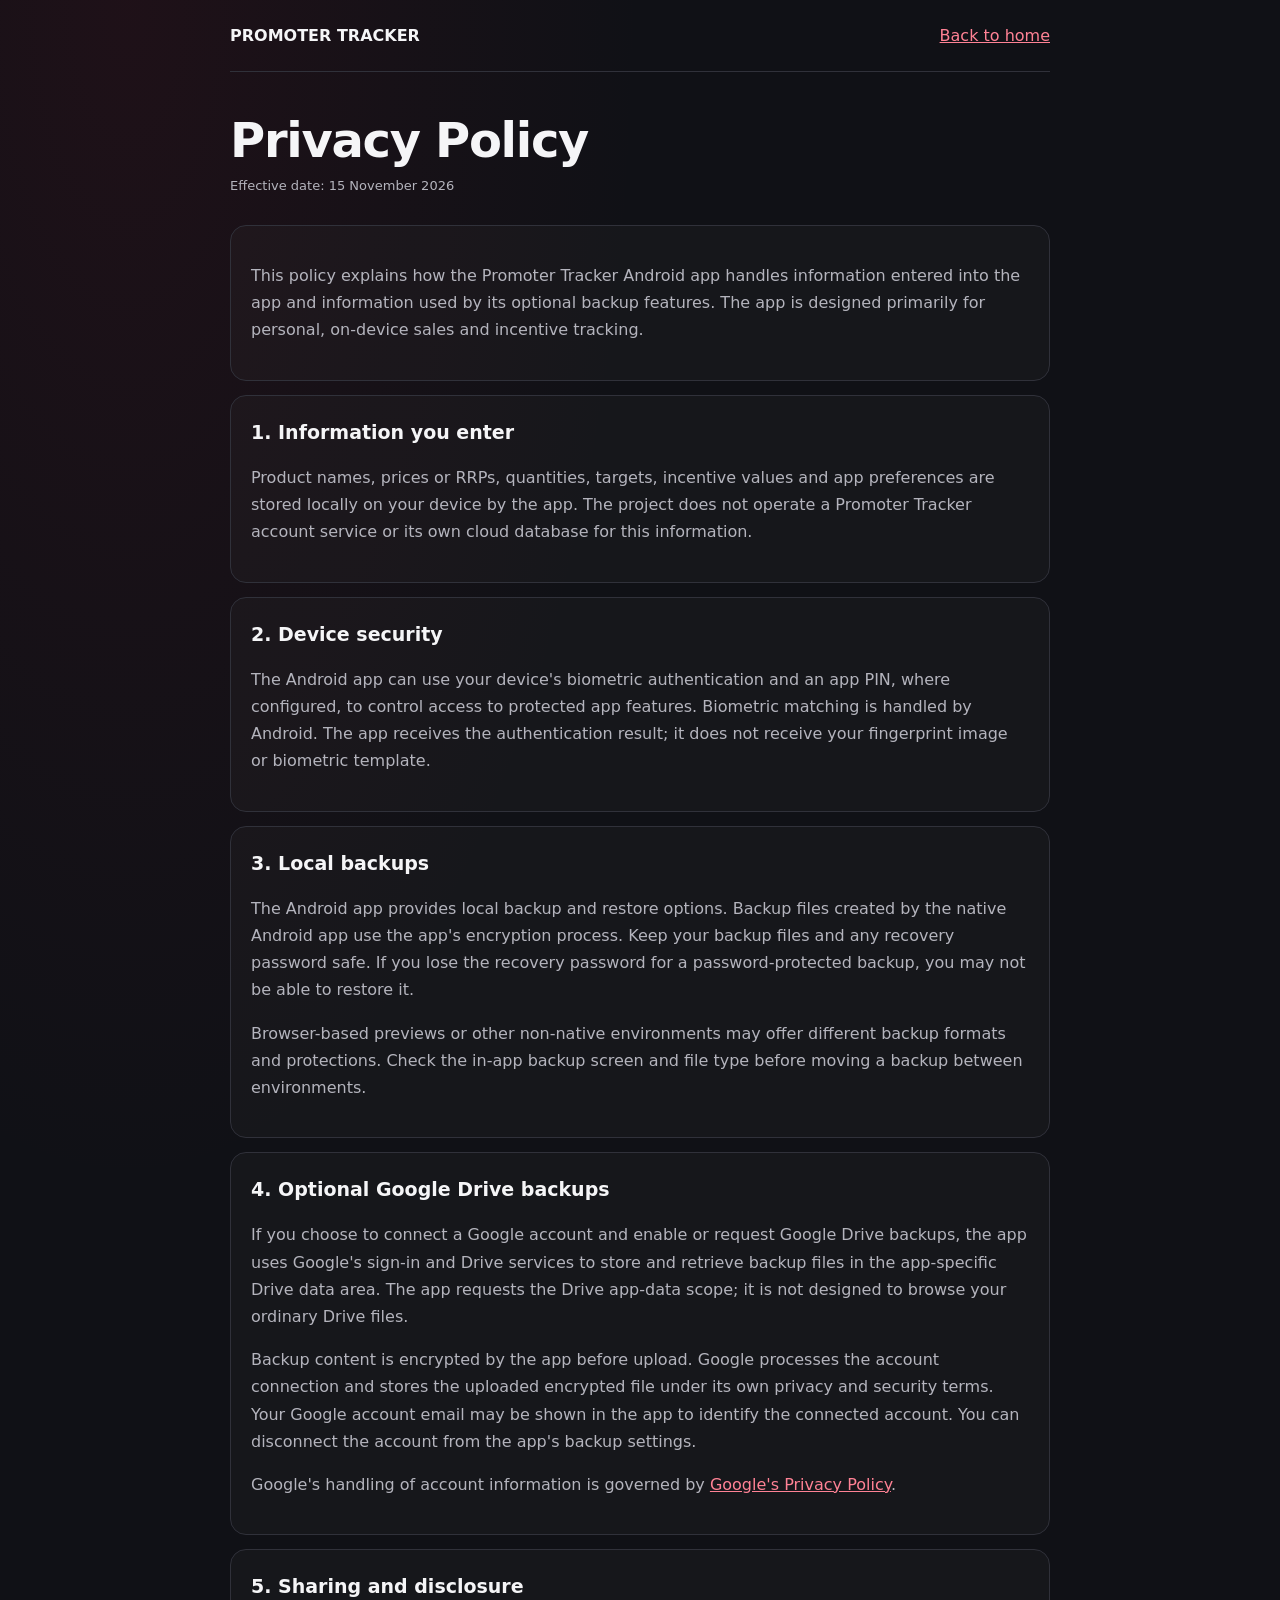
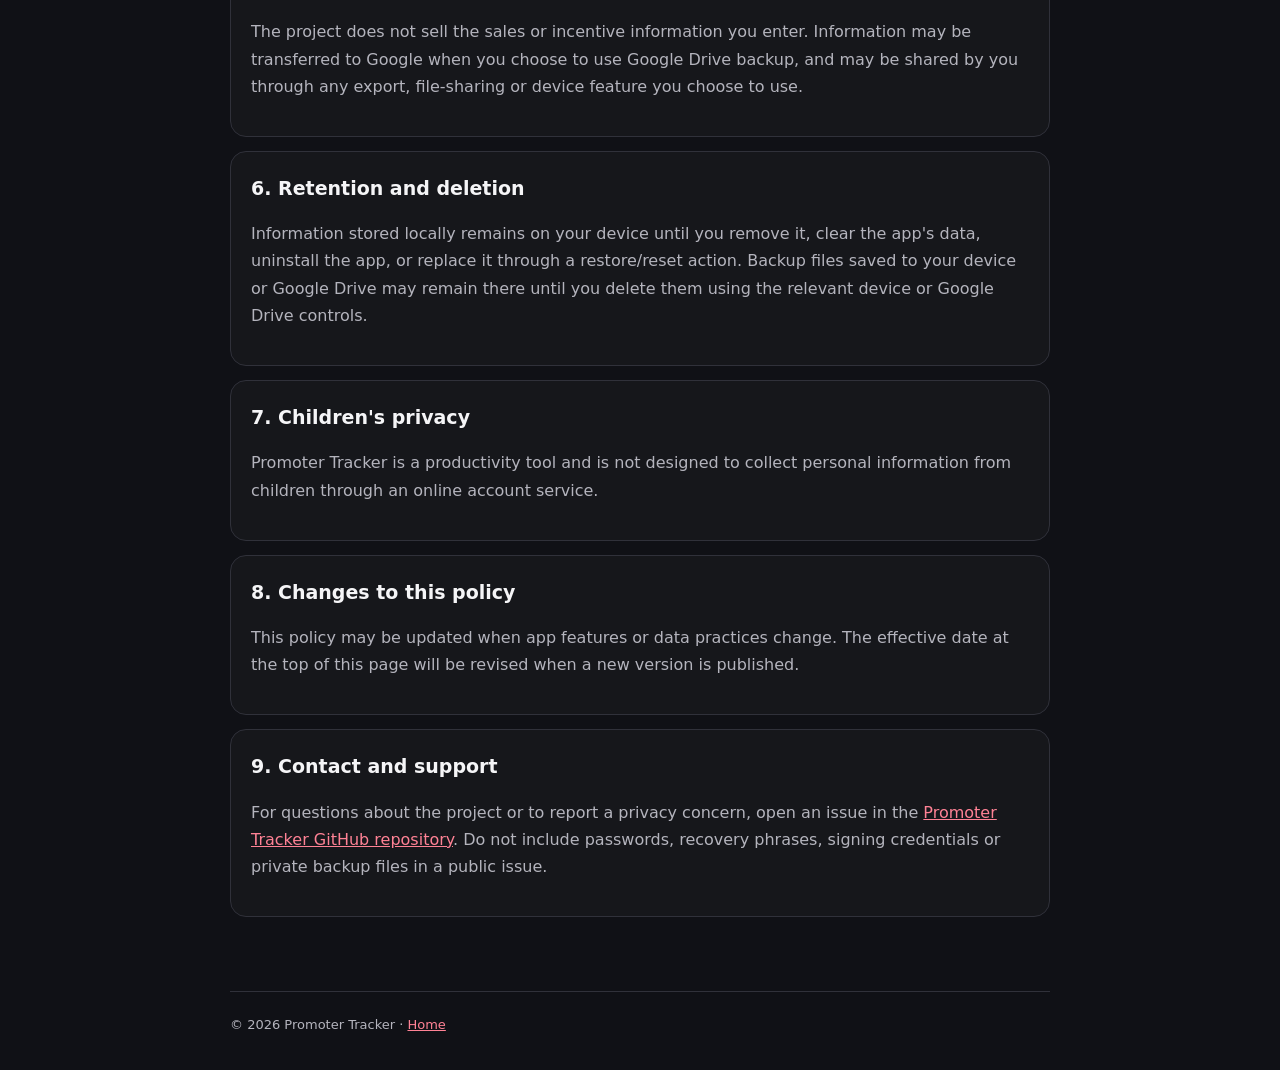
<file: docs/privacy.html>
<!doctype html>
<html lang="en">
<head>
  <meta charset="utf-8">
  <meta name="viewport" content="width=device-width, initial-scale=1">
  <meta name="theme-color" content="#111216">
  <meta name="description" content="Privacy policy for the Promoter Tracker Android app.">
  <title>Privacy Policy — Promoter Tracker</title>
  <style>
    :root{color-scheme:dark;--bg:#101116;--panel:#1a1b22;--line:#30313a;--text:#f5f5f7;--muted:#b4b4bd;--red:#f05b73}
    *{box-sizing:border-box}body{margin:0;background:radial-gradient(ellipse at 10% 0%,#7d102622,transparent 32rem),var(--bg);color:var(--text);font:16px/1.7 Inter,system-ui,-apple-system,"Segoe UI",sans-serif}
    a{color:#ff8295}.wrap{width:min(100% - 32px,820px);margin:auto}header{padding:22px 0;border-bottom:1px solid var(--line);display:flex;justify-content:space-between;gap:16px;flex-wrap:wrap}
    .brand{font-weight:850}main{padding:42px 0 60px}h1{font-size:clamp(32px,6vw,48px);letter-spacing:-1.3px;line-height:1.1;margin:0 0 8px}
    .updated{color:var(--muted);font-size:13px;margin-bottom:28px}.intro,.section{padding:20px;border:1px solid var(--line);border-radius:16px;background:#ffffff06;margin:14px 0}
    h2{font-size:19px;margin:0 0 8px}p,li{color:var(--muted)}ul{padding-left:22px}strong{color:var(--text)}
    footer{border-top:1px solid var(--line);padding:22px 0 34px;color:var(--muted);font-size:13px}
  </style>
</head>
<body>
  <div class="wrap">
    <header>
      <div class="brand">PROMOTER TRACKER</div>
      <a href="index.html">Back to home</a>
    </header>
    <main>
      <h1>Privacy Policy</h1>
      <div class="updated">Effective date: 15 November 2026</div>

      <div class="intro">
        <p>This policy explains how the Promoter Tracker Android app handles information entered into the app and information used by its optional backup features. The app is designed primarily for personal, on-device sales and incentive tracking.</p>
      </div>

      <section class="section">
        <h2>1. Information you enter</h2>
        <p>Product names, prices or RRPs, quantities, targets, incentive values and app preferences are stored locally on your device by the app. The project does not operate a Promoter Tracker account service or its own cloud database for this information.</p>
      </section>

      <section class="section">
        <h2>2. Device security</h2>
        <p>The Android app can use your device's biometric authentication and an app PIN, where configured, to control access to protected app features. Biometric matching is handled by Android. The app receives the authentication result; it does not receive your fingerprint image or biometric template.</p>
      </section>

      <section class="section">
        <h2>3. Local backups</h2>
        <p>The Android app provides local backup and restore options. Backup files created by the native Android app use the app's encryption process. Keep your backup files and any recovery password safe. If you lose the recovery password for a password-protected backup, you may not be able to restore it.</p>
        <p>Browser-based previews or other non-native environments may offer different backup formats and protections. Check the in-app backup screen and file type before moving a backup between environments.</p>
      </section>

      <section class="section">
        <h2>4. Optional Google Drive backups</h2>
        <p>If you choose to connect a Google account and enable or request Google Drive backups, the app uses Google's sign-in and Drive services to store and retrieve backup files in the app-specific Drive data area. The app requests the Drive app-data scope; it is not designed to browse your ordinary Drive files.</p>
        <p>Backup content is encrypted by the app before upload. Google processes the account connection and stores the uploaded encrypted file under its own privacy and security terms. Your Google account email may be shown in the app to identify the connected account. You can disconnect the account from the app's backup settings.</p>
        <p>Google's handling of account information is governed by <a href="https://policies.google.com/privacy">Google's Privacy Policy</a>.</p>
      </section>

      <section class="section">
        <h2>5. Sharing and disclosure</h2>
        <p>The project does not sell the sales or incentive information you enter. Information may be transferred to Google when you choose to use Google Drive backup, and may be shared by you through any export, file-sharing or device feature you choose to use.</p>
      </section>

      <section class="section">
        <h2>6. Retention and deletion</h2>
        <p>Information stored locally remains on your device until you remove it, clear the app's data, uninstall the app, or replace it through a restore/reset action. Backup files saved to your device or Google Drive may remain there until you delete them using the relevant device or Google Drive controls.</p>
      </section>

      <section class="section">
        <h2>7. Children's privacy</h2>
        <p>Promoter Tracker is a productivity tool and is not designed to collect personal information from children through an online account service.</p>
      </section>

      <section class="section">
        <h2>8. Changes to this policy</h2>
        <p>This policy may be updated when app features or data practices change. The effective date at the top of this page will be revised when a new version is published.</p>
      </section>

      <section class="section">
        <h2>9. Contact and support</h2>
        <p>For questions about the project or to report a privacy concern, open an issue in the <a href="https://github.com/Viber-hai/Promoter-Tracker/issues">Promoter Tracker GitHub repository</a>. Do not include passwords, recovery phrases, signing credentials or private backup files in a public issue.</p>
      </section>
    </main>
    <footer>© 2026 Promoter Tracker · <a href="index.html">Home</a></footer>
  </div>
</body>
</html>
</file>
